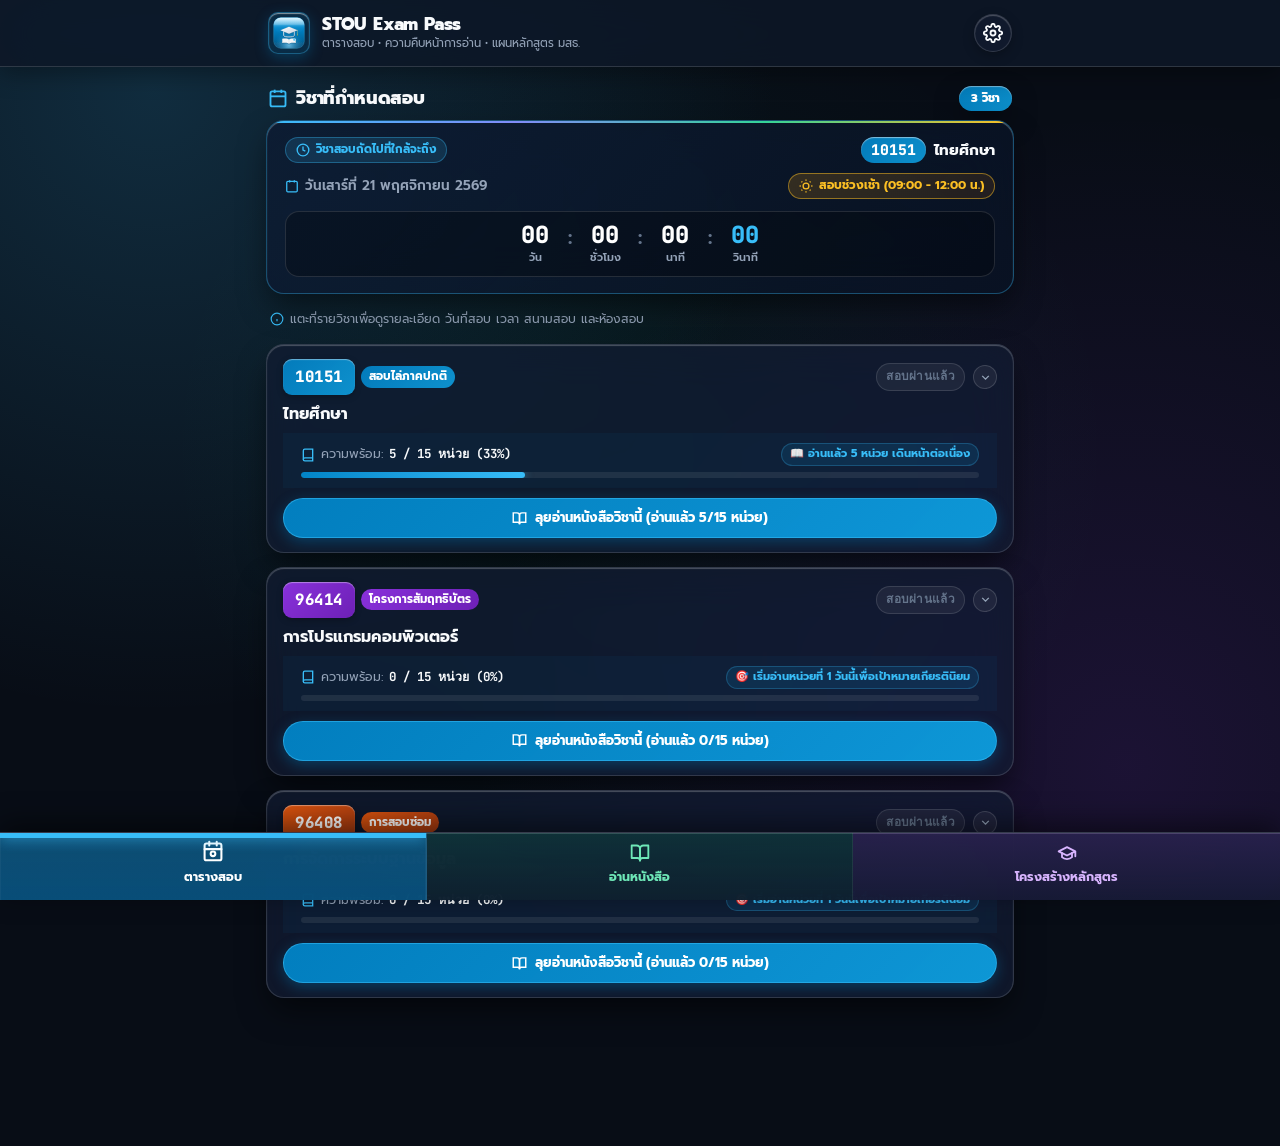
<file: index.html>
<!DOCTYPE html>
<html lang="th" data-theme="aqua-dark">
<head>
  <meta charset="UTF-8">
  <meta name="viewport" content="width=device-width, initial-scale=1.0, maximum-scale=1.0, user-scalable=no, viewport-fit=cover">
  <title>STOU Exam Pass - Liquid &amp; Aero Glass Edition</title>
  <meta name="description" content="แอปพลิเคชันตารางสอบและโครงสร้างหลักสูตร มสธ. สไตล์ Liquid &amp; Aero Glass พร้อมระบบนับถอยหลัง ปรับเวลาสอบยืดหยุ่น และส่งออกรายงาน Excel หลาย Sheet ใช้งานออฟไลน์ PWA 100%">

  <!-- PWA Meta Tags -->
  <link rel="manifest" href="./manifest.json">
  <meta name="theme-color" content="#0284c7">
  <meta name="mobile-web-app-capable" content="yes">
  <meta name="apple-mobile-web-app-status-bar-style" content="black-translucent">
  <meta name="apple-mobile-web-app-title" content="STOU Exam">
  <link rel="apple-touch-icon" href="./icons/icon.svg">
  <link rel="icon" type="image/svg+xml" href="./icons/icon.svg">

  <!-- Liquid & Aero Stylesheet -->
  <link rel="stylesheet" href="./css/style.css">
</head>
<body>

  <!-- ═════════════════════════════════════════════════ -->
  <!-- Aero Glass Header Bar                             -->
  <!-- ═════════════════════════════════════════════════ -->
  <header class="aqua-header aero-header-bar">
    <div class="aqua-header-inner">
      <div class="aqua-brand">
        <div class="aero-brand-icon-wrap">
          <img src="./icons/icon.svg" alt="STOU Icon" class="aqua-brand-icon">
        </div>
        <div>
          <div class="aqua-brand-heading-row">
            <h1 class="aqua-brand-title">STOU Exam Pass</h1>
          </div>
          <p class="aqua-brand-subtitle">ตารางสอบ • ความคืบหน้าการอ่าน • แผนหลักสูตร มสธ.</p>
        </div>
      </div>

      <div class="aqua-header-controls">
        <!-- PWA Install Button (Aero Gel Style) -->
        <button type="button" class="aqua-btn-gel aqua-btn-install" id="btn-install-pwa" style="display:none;" title="ติดตั้งแอปบนมือถือ">
          <svg width="15" height="15" viewBox="0 0 24 24" fill="none" stroke="currentColor" stroke-width="2.5"><path d="M21 15v4a2 2 0 0 1-2 2H5a2 2 0 0 1-2-2v-4"></path><polyline points="7 10 12 15 17 10"></polyline><line x1="12" y1="15" x2="12" y2="3"></line></svg>
          <span>ติดตั้งแอป</span>
        </button>

        <!-- Settings & Data Hub Gear Button (แทนที่ปุ่ม theme เดิม) -->
        <button type="button" class="aqua-icon-gel-btn btn-settings-gear" id="btn-open-settings-hub" title="การตั้งค่าและจัดการข้อมูล (Settings &amp; Hub)" aria-label="การตั้งค่าและจัดการข้อมูล">
          <svg width="20" height="20" viewBox="0 0 24 24" fill="none" stroke="currentColor" stroke-width="2.2" stroke-linecap="round" stroke-linejoin="round">
            <circle cx="12" cy="12" r="3"></circle>
            <path d="M19.4 15a1.65 1.65 0 0 0 .33 1.82l.06.06a2 2 0 0 1 0 2.83 2 2 0 0 1-2.83 0l-.06-.06a1.65 1.65 0 0 0-1.82-.33 1.65 1.65 0 0 0-1 1.51V21a2 2 0 0 1-2 2 2 2 0 0 1-2-2v-.09A1.65 1.65 0 0 0 9 19.4a1.65 1.65 0 0 0-1.82.33l-.06.06a2 2 0 0 1-2.83 0 2 2 0 0 1 0-2.83l.06-.06a1.65 1.65 0 0 0 .33-1.82 1.65 1.65 0 0 0-1.51-1H3a2 2 0 0 1-2-2 2 2 0 0 1 2-2h.09A1.65 1.65 0 0 0 4.6 9a1.65 1.65 0 0 0-.33-1.82l-.06-.06a2 2 0 0 1 0-2.83 2 2 0 0 1 2.83 0l.06.06a1.65 1.65 0 0 0 1.82.33H9a1.65 1.65 0 0 0 1-1.51V3a2 2 0 0 1 2-2 2 2 0 0 1 2 2v.09a1.65 1.65 0 0 0 1 1.51 1.65 1.65 0 0 0 1.82-.33l.06-.06a2 2 0 0 1 2.83 0 2 2 0 0 1 0 2.83l-.06.06a1.65 1.65 0 0 0-.33 1.82V9a1.65 1.65 0 0 0 1.51 1H21a2 2 0 0 1 2 2 2 2 0 0 1-2 2h-.09a1.65 1.65 0 0 0-1.51 1z"></path>
          </svg>
        </button>
      </div>
    </div>
  </header>

  <!-- ═════════════════════════════════════════════════ -->
  <!-- Main Application Body                             -->
  <!-- ═════════════════════════════════════════════════ -->
  <main class="aqua-main-container">

    <!-- ═══════════════════════════════════════════════ -->
    <!-- TAB 1: ตารางสอบ (Exam Schedule - Click to Reveal Details) -->
    <!-- ═══════════════════════════════════════════════ -->
    <section id="pane-home" class="tab-pane active">

      <!-- Section Title Header -->
      <div class="aqua-section-bar">
        <div class="section-title-wrap">
          <svg class="section-title-icon" viewBox="0 0 24 24" fill="none" stroke="currentColor" stroke-width="2.2"><rect x="3" y="4" width="18" height="18" rx="2" ry="2"></rect><line x1="16" y1="2" x2="16" y2="6"></line><line x1="8" y1="2" x2="8" y2="6"></line><line x1="3" y1="10" x2="21" y2="10"></line></svg>
          <h2 class="aqua-section-title">วิชาที่กำหนดสอบ</h2>
        </div>
        <span class="aqua-count-gel-badge" id="exam-count-badge">0 วิชา</span>
      </div>

      <!-- Upcoming Exam Countdown Widget (Liquid Glass & Aero Ticker) -->
      <div id="upcoming-exam-countdown" class="upcoming-countdown-widget">
        <!-- Rendered dynamically by app.js with live seconds ticker -->
      </div>

      <!-- Quick Hint -->
      <p class="aqua-tab-hint">
        <svg width="14" height="14" viewBox="0 0 24 24" fill="none" stroke="currentColor" stroke-width="2"><circle cx="12" cy="12" r="10"></circle><line x1="12" y1="16" x2="12" y2="12"></line><line x1="12" y1="8" x2="12.01" y2="8"></line></svg>
        แตะที่รายวิชาเพื่อดูรายละเอียด วันที่สอบ เวลา สนามสอบ และห้องสอบ
      </p>

      <!-- Exam Cards List Container (Click to expand details) -->
      <div id="exam-list-container" class="aqua-exam-list">
        <!-- Rendered dynamically by app.js -->
      </div>
    </section>

    <!-- ═══════════════════════════════════════════════ -->
    <!-- TAB 2: อ่านหนังสือ (Reading & Chapter Progress Tracker) -->
    <!-- ═══════════════════════════════════════════════ -->
    <section id="pane-reading" class="tab-pane">

      <!-- Compact Aqua Reading Summary Box -->
      <div class="aqua-summary-card reading-summary-card">
        <div class="summary-card-header">
          <div class="summary-title-group">
            <span class="summary-badge-label">การเตรียมตัวสอบ มสธ.</span>
            <h3 class="summary-degree-title">ความคืบหน้าการอ่านหนังสือ</h3>
          </div>
          <div class="summary-header-actions">
            <div class="summary-total-pill reading-total-pill">
              <span class="summary-total-num" id="reading-stat-percent">0%</span>
              <span class="summary-total-text" id="reading-stat-fraction">(0/0 หน่วย)</span>
            </div>
          </div>
        </div>

        <!-- Aqua Glossy Progress Bar -->
        <div class="aqua-progress-track">
          <div class="aqua-progress-fill reading-progress-fill" id="reading-progress-fill"></div>
        </div>

        <!-- Compact Reading Stats Grid -->
        <div class="reading-stats-grid">
          <div class="reading-stat-item">
            <span class="reading-stat-label">วิชาในรายการ</span>
            <strong class="reading-stat-val" id="reading-stat-total-books">0 เล่ม</strong>
          </div>
          <div class="reading-stat-item">
            <span class="reading-stat-label">อ่านจบแล้ว</span>
            <strong class="reading-stat-val val-green" id="reading-stat-completed-units">0 หน่วย</strong>
            <span class="reading-stat-subdetail" id="reading-stat-completed-subs"></span>
          </div>
          <div class="reading-stat-item">
            <span class="reading-stat-label">ยังไม่ได้อ่าน</span>
            <strong class="reading-stat-val val-amber" id="reading-stat-remaining-units">0 หน่วย</strong>
            <span class="reading-stat-subdetail" id="reading-stat-remaining-subs"></span>
          </div>
        </div>
      </div>

      <!-- Quick Hint -->
      <p class="aqua-tab-hint">
        <svg width="14" height="14" viewBox="0 0 24 24" fill="none" stroke="currentColor" stroke-width="2"><circle cx="12" cy="12" r="10"></circle><line x1="12" y1="16" x2="12" y2="12"></line><line x1="12" y1="8" x2="12.01" y2="8"></line></svg>
        แตะที่ชื่อวิชาเพื่อเปิดดูหน่วย (1-15) • แตะวงกลมเพื่อบันทึกสถานะ: ยังไม่อ่าน → กำลังอ่าน → อ่านจบแล้ว
      </p>

      <!-- Reading Books List Container -->
      <div id="reading-container" class="aqua-reading-list">
        <!-- Rendered dynamically by app.js -->
      </div>
    </section>

    <!-- ═══════════════════════════════════════════════ -->
    <!-- TAB 3: โครงสร้างหลักสูตร (Locked 126 Credits)   -->
    <!-- ═══════════════════════════════════════════════ -->
    <section id="pane-curriculum" class="tab-pane">

      <!-- Compact Aqua Curriculum Summary Box (Properly Sized & Clean) -->
      <div class="aqua-summary-card">
        <div class="summary-card-header">
          <div class="summary-title-group">
            <span class="summary-badge-label">โครงสร้างหลักสูตร มสธ.</span>
            <h3 class="summary-degree-title">ความก้าวหน้าการศึกษา</h3>
          </div>
          <div class="summary-total-pill curriculum-total-pill" id="curriculum-credits-badge">
            <span class="summary-total-num" id="stat-total-passed-credits">0</span>
            <span class="summary-total-text">/ 126 หน่วยกิต</span>
          </div>
        </div>

        <!-- Aqua Glossy Progress Bar -->
        <div class="aqua-progress-track">
          <div class="aqua-progress-fill" id="curriculum-progress-fill"></div>
        </div>

        <!-- High-Clarity Colored Category Grid (Name on Top, Credits on Bottom) -->
        <div class="aqua-cat-grid">
          <div class="aqua-cat-item cat-item-gen" title="หมวดวิชาศึกษาทั่วไป (30 หน่วยกิต)">
            <div class="cat-item-top">
              <span class="cat-color-dot dot-gen"></span>
              <span class="cat-item-name">หมวดศึกษาทั่วไป</span>
            </div>
            <div class="cat-item-bottom">
              <strong class="cat-item-credits" id="cat-stat-gen">0 / 30 หน่วยกิต</strong>
              <div class="cat-mini-bar"><div class="cat-mini-fill fill-gen" id="cat-bar-gen"></div></div>
            </div>
          </div>
          <div class="aqua-cat-item cat-item-core" title="หมวดวิชาเฉพาะ กลุ่มวิชาบังคับ (78 หน่วยกิต)">
            <div class="cat-item-top">
              <span class="cat-color-dot dot-core"></span>
              <span class="cat-item-name">วิชาเฉพาะ (บังคับ)</span>
            </div>
            <div class="cat-item-bottom">
              <strong class="cat-item-credits" id="cat-stat-core">0 / 78 หน่วยกิต</strong>
              <div class="cat-mini-bar"><div class="cat-mini-fill fill-core" id="cat-bar-core"></div></div>
            </div>
          </div>
          <div class="aqua-cat-item cat-item-major-elec" title="หมวดวิชาเฉพาะ กลุ่มวิชาเลือก (12 หน่วยกิต)">
            <div class="cat-item-top">
              <span class="cat-color-dot dot-major-elec"></span>
              <span class="cat-item-name">วิชาเฉพาะ (เลือก)</span>
            </div>
            <div class="cat-item-bottom">
              <strong class="cat-item-credits" id="cat-stat-major-elec">0 / 12 หน่วยกิต</strong>
              <div class="cat-mini-bar"><div class="cat-mini-fill fill-major-elec" id="cat-bar-major-elec"></div></div>
            </div>
          </div>
          <div class="aqua-cat-item cat-item-free" title="หมวดวิชาเลือกเสรี (6 หน่วยกิต)">
            <div class="cat-item-top">
              <span class="cat-color-dot dot-free"></span>
              <span class="cat-item-name">วิชาเลือกเสรี</span>
            </div>
            <div class="cat-item-bottom">
              <strong class="cat-item-credits" id="cat-stat-free">0 / 6 หน่วยกิต</strong>
              <div class="cat-mini-bar"><div class="cat-mini-fill fill-free" id="cat-bar-free"></div></div>
            </div>
          </div>
        </div>
      </div>

      <!-- Search & Filters (Clean SVG Icons, No Emoji) -->
  <!-- Title & Description updated for Liquid Glass Multi-Color Edition -->
      <div class="aqua-controls-bar">
        <div class="aqua-search-wrap">
          <svg class="search-svg-icon" viewBox="0 0 24 24" fill="none" stroke="currentColor" stroke-width="2.2"><circle cx="11" cy="11" r="8"></circle><line x1="21" y1="21" x2="16.65" y2="16.65"></line></svg>
          <input type="text" id="curriculum-search" class="aqua-search-input" placeholder="ค้นหารหัสวิชา หรือชื่อวิชา..." aria-label="ค้นหารหัสวิชาหรือชื่อวิชา">
        </div>
        <div class="aqua-filter-buttons" id="curriculum-filters">
          <button type="button" class="aqua-filter-btn active" data-filter="all">ทั้งหมด</button>
          <button type="button" class="aqua-filter-btn filter-pill-scheduled" data-filter="scheduled">
            <svg width="13" height="13" viewBox="0 0 24 24" fill="none" stroke="currentColor" stroke-width="2.2"><rect x="3" y="4" width="18" height="18" rx="2" ry="2"></rect><line x1="16" y1="2" x2="16" y2="6"></line><line x1="8" y1="2" x2="8" y2="6"></line></svg>
            จะสอบทั้งหมด (<span id="count-scheduled">0</span>)
          </button>
          <button type="button" class="aqua-filter-btn filter-pill-passed" data-filter="passed">
            <svg width="13" height="13" viewBox="0 0 24 24" fill="none" stroke="currentColor" stroke-width="2.2"><path d="M22 11.08V12a10 10 0 1 1-5.93-9.14"></path><polyline points="22 4 12 14.01 9 11.01"></polyline></svg>
            ผ่านแล้ว (<span id="count-passed">0</span>)
          </button>
          <button type="button" class="aqua-filter-btn filter-pill-regular" data-filter="will_take">
            ภาคปกติ (<span id="count-will-take">0</span>)
          </button>
          <button type="button" class="aqua-filter-btn filter-pill-samrit" data-filter="will_take_samrit">
            สัมฤทธิบัตร (<span id="count-samrit">0</span>)
          </button>
          <button type="button" class="aqua-filter-btn filter-pill-summer" data-filter="will_take_summer">
            ภาคฤดูร้อน (<span id="count-summer">0</span>)
          </button>
          <button type="button" class="aqua-filter-btn filter-pill-retake" data-filter="will_take_retake">
            สอบซ่อม (<span id="count-retake">0</span>)
          </button>
          <button type="button" class="aqua-filter-btn filter-pill-failed" data-filter="failed">
            ไม่ผ่าน/รอซ่อม (<span id="count-failed">0</span>)
          </button>
          <button type="button" class="aqua-filter-btn filter-pill-transferred" data-filter="transferred">
            เทียบโอน (<span id="count-transferred">0</span>)
          </button>
          <button type="button" class="aqua-filter-btn" data-filter="not_taken">
            <svg width="13" height="13" viewBox="0 0 24 24" fill="none" stroke="currentColor" stroke-width="2.2"><circle cx="12" cy="12" r="10"></circle><polyline points="12 6 12 12 16 14"></polyline></svg>
            ยังไม่ลง (<span id="count-not-taken">0</span>)
          </button>
        </div>
      </div>

      <!-- Curriculum Course Groups Container -->
      <div id="curriculum-container" class="aqua-curriculum-groups">
        <!-- Rendered dynamically by app.js with SVG icons -->
      </div>
    </section>

  </main>

  <!-- ═════════════════════════════════════════════════ -->
  <!-- Apple Mac OS X Aqua Dock Navigation Bar (3 Halves/Thirds) -->
  <!-- ═════════════════════════════════════════════════ -->
  <nav class="aqua-bottom-dock" id="app-bottom-nav" aria-label="แถบเมนูหลัก">
    <button type="button" class="aqua-dock-item dock-exam active" data-target="pane-home" id="tab-btn-home">
      <!-- Modern exam icon: Calendar with clock badge -->
      <svg class="dock-svg" viewBox="0 0 24 24" fill="none" stroke="currentColor" stroke-width="2.2" stroke-linecap="round" stroke-linejoin="round">
        <rect x="3" y="4" width="18" height="18" rx="2" ry="2"></rect>
        <line x1="16" y1="2" x2="16" y2="6"></line>
        <line x1="8" y1="2" x2="8" y2="6"></line>
        <line x1="3" y1="10" x2="21" y2="10"></line>
        <circle cx="12" cy="15" r="2.5"></circle>
      </svg>
      <span>ตารางสอบ</span>
    </button>
    <button type="button" class="aqua-dock-item dock-reading" data-target="pane-reading" id="tab-btn-reading">
      <!-- Modern reading icon: Open Book with page lines & bookmark -->
      <svg class="dock-svg" viewBox="0 0 24 24" fill="none" stroke="currentColor" stroke-width="2.2" stroke-linecap="round" stroke-linejoin="round">
        <path d="M2 3h6a4 4 0 0 1 4 4v14a3 3 0 0 0-3-3H2z"></path>
        <path d="M22 3h-6a4 4 0 0 0-4 4v14a3 3 0 0 1 3-3h7z"></path>
      </svg>
      <span>อ่านหนังสือ</span>
    </button>
    <button type="button" class="aqua-dock-item dock-curriculum" data-target="pane-curriculum" id="tab-btn-curriculum">
      <!-- Modern curriculum icon: Academic graduation cap -->
      <svg class="dock-svg" viewBox="0 0 24 24" fill="none" stroke="currentColor" stroke-width="2.2" stroke-linecap="round" stroke-linejoin="round">
        <path d="M22 10v6M2 10l10-5 10 5-10 5z"></path>
        <path d="M6 12v5c3 3 9 3 12 0v-5"></path>
      </svg>
      <span>โครงสร้างหลักสูตร</span>
    </button>
  </nav>

  <!-- ═════════════════════════════════════════════════ -->
  <!-- MODAL: ตั้งค่าวันสอบและห้องสอบ (Liquid Glass Window Style) -->
  <!-- ═════════════════════════════════════════════════ -->
  <div class="aqua-modal-backdrop" id="exam-edit-modal" style="display:none;">
    <div class="aqua-modal-window">
      <!-- Aero Glass Window Titlebar -->
      <div class="aqua-window-titlebar aero-modal-header">
        <div class="aero-modal-title-wrap">
          <svg width="18" height="18" viewBox="0 0 24 24" fill="none" stroke="currentColor" stroke-width="2.2"><rect x="3" y="4" width="18" height="18" rx="2" ry="2"></rect><line x1="16" y1="2" x2="16" y2="6"></line><line x1="8" y1="2" x2="8" y2="6"></line><line x1="3" y1="10" x2="21" y2="10"></line></svg>
          <span class="aqua-window-title">กำหนดรายละเอียดการสอบ มสธ.</span>
        </div>
        <button type="button" class="aero-modal-close-btn" id="btn-close-exam-modal" aria-label="ปิดหน้าต่าง">
          <svg width="18" height="18" viewBox="0 0 24 24" fill="none" stroke="currentColor" stroke-width="2.3"><line x1="18" y1="6" x2="6" y2="18"></line><line x1="6" y1="6" x2="18" y2="18"></line></svg>
        </button>
      </div>

      <div class="aqua-modal-body">
        <form id="form-exam-setup" onsubmit="event.preventDefault();">
         <div class="aqua-modal-scroll">
          <div class="aqua-course-banner">
            <span class="banner-code-pill" id="modal-course-code">10151</span>
            <span class="banner-course-title" id="modal-course-name">ไทยศึกษา</span>
          </div>
          <div class="aqua-form-grid">
            <div class="aqua-field">
              <label class="aqua-label">ประเภทการสอบ มสธ.</label>
              <select class="aqua-select" id="inp-modal-type">
                <option value="regular">สอบไล่ประจำภาคปกติ</option>
                <option value="samrit">โครงการสัมฤทธิบัตร</option>
                <option value="summer">ภาคพิเศษ / ภาคฤดูร้อน</option>
                <option value="retake">การสอบซ่อม (Make-up)</option>
              </select>
            </div>

            <div class="aqua-field">
              <label class="aqua-label">รูปแบบการจัดสอบ</label>
              <select class="aqua-select" id="inp-modal-format" onchange="App.onExamFormatChange(this.value)">
                <option value="onsite">สอบ ณ สนามสอบ (On-site)</option>
                <option value="online">สอบออนไลน์ (Online Exam)</option>
              </select>
            </div>

            <div class="aqua-field">
              <label class="aqua-label">วันที่สอบ</label>
              <input type="date" class="aqua-input" id="inp-modal-date" required>
            </div>

            <div class="aqua-field">
              <label class="aqua-label">คาบเวลาสอบ (เลือกช่วงเวลา)</label>
              <select class="aqua-select" id="inp-modal-session-preset" onchange="App.onExamSessionPresetChange(this.value)">
                <option value="morning">คาบเช้าปกติ (09:00 - 12:00 น.)</option>
                <option value="afternoon">คาบบ่ายปกติ (13:30 - 16:30 น.)</option>
                <option value="custom">กำหนดเวลาสอบเอง (ยืดหยุ่น)</option>
              </select>
            </div>

            <!-- Flexible Time Input Controls -->
            <div class="aqua-field">
              <label class="aqua-label">เวลาเริ่มสอบ</label>
              <input type="time" class="aqua-input" id="inp-modal-time-start" value="09:00" onchange="App.onCustomTimeChange()">
            </div>

            <div class="aqua-field">
              <label class="aqua-label">เวลาสิ้นสุดการสอบ</label>
              <input type="time" class="aqua-input" id="inp-modal-time-end" value="12:00" onchange="App.onCustomTimeChange()">
            </div>

            <div class="aqua-field full-col">
              <div class="time-adjust-controls-wrap">
                <span class="time-adjust-hint">ปรับเปลี่ยนเวลายืดหยุ่น:</span>
                <div class="time-quick-btns">
                  <button type="button" class="btn-time-step" onclick="App.adjustExamTime('start', -60)">-1 ชม. (เริ่ม)</button>
                  <button type="button" class="btn-time-step" onclick="App.adjustExamTime('start', 60)">+1 ชม. (เริ่ม)</button>
                  <button type="button" class="btn-time-step" onclick="App.adjustExamTime('end', -60)">-1 ชม. (จบ)</button>
                  <button type="button" class="btn-time-step" onclick="App.adjustExamTime('end', 60)">+1 ชม. (จบ)</button>
                  <button type="button" class="btn-time-step" onclick="App.adjustExamTime('end', 30)">+30 นาที (จบ)</button>
                </div>
              </div>
              <div class="exam-duration-display" id="modal-duration-display">
                <svg width="14" height="14" viewBox="0 0 24 24" fill="none" stroke="currentColor" stroke-width="2"><circle cx="12" cy="12" r="10"></circle><polyline points="12 6 12 12 16 14"></polyline></svg>
                <span id="modal-duration-text">ระยะเวลาสอบ: 3 ชั่วโมง 0 นาที</span>
              </div>
            </div>

            <div class="aqua-field full-col" id="field-modal-venue">
              <label class="aqua-label">สนามสอบ / โรงเรียน</label>
              <input type="text" class="aqua-input" id="inp-modal-venue" placeholder="เช่น โรงเรียนเบญจมราชูทิศ">
            </div>

            <div class="aqua-field" id="field-modal-room">
              <label class="aqua-label">ห้องสอบ / อาคาร</label>
              <input type="text" class="aqua-input" id="inp-modal-room" placeholder="เช่น อาคาร 3 ห้อง 324">
            </div>

            <div class="aqua-field" id="field-modal-seat">
              <label class="aqua-label">เลขที่นั่งสอบ</label>
              <input type="text" class="aqua-input" id="inp-modal-seat" placeholder="เช่น 042">
            </div>

            <div class="aqua-field full-col" id="field-modal-row">
              <label class="aqua-label">แถวที่สอบ</label>
              <input type="text" class="aqua-input" id="inp-modal-row" placeholder="เช่น 4">
            </div>

            <div class="aqua-field full-col" id="field-modal-online-hint" style="display:none;">
              <div class="aqua-online-callout">
                <svg width="18" height="18" viewBox="0 0 24 24" fill="none" stroke="currentColor" stroke-width="2.2"><circle cx="12" cy="12" r="10"></circle><line x1="12" y1="16" x2="12" y2="12"></line><line x1="12" y1="8" x2="12.01" y2="8"></line></svg>
                <span>การสอบออนไลน์ของ มสธ. จะดำเนินการผ่านระบบออนไลน์ (Online Portal) ตามวันและเวลาที่กำหนด โดยไม่ต้องเดินทางไปยังสนามสอบ</span>
              </div>
            </div>
          </div>
         </div>

          <div class="aqua-modal-actions">
            <button type="button" class="aqua-btn-secondary" id="btn-cancel-modal">ยกเลิก</button>
            <button type="submit" class="aqua-btn-primary-gel" id="btn-save-modal">
              <svg width="15" height="15" viewBox="0 0 24 24" fill="none" stroke="currentColor" stroke-width="2.5"><path d="M19 21H5a2 2 0 0 1-2-2V5a2 2 0 0 1 2-2h11l5 5v11a2 2 0 0 1-2 2z"></path><polyline points="17 21 17 13 7 13 7 21"></polyline><polyline points="7 3 7 8 15 8"></polyline></svg>
              <span>บันทึกข้อมูลการสอบ</span>
            </button>
          </div>
        </form>
      </div>
    </div>
  </div>

  <!-- ═════════════════════════════════════════════════ -->
  <!-- MODAL: เพิ่มวิชา / หนังสือที่จะอ่าน (Reading Add Modal) -->
  <!-- ═════════════════════════════════════════════════ -->
  <div class="aqua-modal-backdrop" id="reading-add-modal" style="display:none;">
    <div class="aqua-modal-window">
      <!-- Titlebar -->
      <div class="aqua-window-titlebar aero-modal-header">
        <div class="aero-modal-title-wrap">
          <svg width="18" height="18" viewBox="0 0 24 24" fill="none" stroke="currentColor" stroke-width="2.2"><path d="M2 3h6a4 4 0 0 1 4 4v14a3 3 0 0 0-3-3H2z"></path><path d="M22 3h-6a4 4 0 0 0-4 4v14a3 3 0 0 1 3-3h7z"></path></svg>
          <span class="aqua-window-title">เพิ่มวิชา / เล่มหนังสือที่จะอ่าน</span>
        </div>
        <button type="button" class="aero-modal-close-btn" id="btn-close-reading-add-modal" aria-label="ปิดหน้าต่าง">
          <svg width="18" height="18" viewBox="0 0 24 24" fill="none" stroke="currentColor" stroke-width="2.3"><line x1="18" y1="6" x2="6" y2="18"></line><line x1="6" y1="6" x2="18" y2="18"></line></svg>
        </button>
      </div>

      <div class="aqua-modal-body">
        <form id="form-reading-add" onsubmit="event.preventDefault();">
          <div class="aqua-modal-scroll">
            <div class="aqua-form-grid">
              <div class="aqua-field full-col">
                <label class="aqua-label">เลือกจากวิชาในหลักสูตร หรือกรอกใหม่</label>
                <select class="aqua-select" id="inp-book-preset-course" onchange="App.onPresetCourseChange(this.value)">
                  <option value="">-- เลือกจากวิชาในหลักสูตร --</option>
                  <!-- Populated dynamically by app.js -->
                </select>
              </div>

              <div class="aqua-field">
                <label class="aqua-label">รหัสชุดวิชา (5 หลัก)</label>
                <input type="text" class="aqua-input" id="inp-book-course-code" placeholder="เช่น 10151" required maxlength="10">
              </div>

              <div class="aqua-field">
                <label class="aqua-label">จำนวนหน่วย/บท (มสธ. นิยม 15)</label>
                <input type="number" class="aqua-input" id="inp-book-total-units" value="15" min="1" max="30" required>
              </div>

              <div class="aqua-field full-col">
                <label class="aqua-label">ชื่อชุดวิชา</label>
                <input type="text" class="aqua-input" id="inp-book-course-name" placeholder="เช่น ไทยศึกษา" required>
              </div>

              <div class="aqua-field full-col">
                <label class="aqua-label">ชื่อหนังสือ / เอกสารการสอน (ระบุหรือไม่ก็ได้)</label>
                <input type="text" class="aqua-input" id="inp-book-title" placeholder="เช่น เอกสารการสอนชุดวิชาไทยศึกษา (หน่วยที่ 1-15)">
              </div>
            </div>
          </div>

          <div class="aqua-modal-actions">
            <button type="button" class="aqua-btn-secondary" id="btn-cancel-reading-add">ยกเลิก</button>
            <button type="submit" class="aqua-btn-primary-gel" id="btn-save-new-book">
              <svg width="15" height="15" viewBox="0 0 24 24" fill="none" stroke="currentColor" stroke-width="2.5"><line x1="12" y1="5" x2="12" y2="19"></line><line x1="5" y1="12" x2="19" y2="12"></line></svg>
              <span>เพิ่มหนังสืออ่าน</span>
            </button>
          </div>
        </form>
      </div>
    </div>
  </div>

  <!-- ═════════════════════════════════════════════════ -->
  <!-- MODAL: เพิ่มตอนย่อยในหน่วย (Sub-Unit Add Modal)     -->
  <!-- ═════════════════════════════════════════════════ -->
  <div class="aqua-modal-backdrop" id="subunit-add-modal" style="display:none;">
    <div class="aqua-modal-window modal-window-sm">
      <div class="aqua-window-titlebar aero-modal-header">
        <div class="aero-modal-title-wrap">
          <svg width="18" height="18" viewBox="0 0 24 24" fill="none" stroke="currentColor" stroke-width="2.2"><path d="M12 5v14M5 12h14"></path></svg>
          <span class="aqua-window-title" id="modal-subunit-heading">เพิ่มตอนย่อย / หัวข้อย่อย</span>
        </div>
        <button type="button" class="aero-modal-close-btn" id="btn-close-subunit-modal" aria-label="ปิดหน้าต่าง">
          <svg width="18" height="18" viewBox="0 0 24 24" fill="none" stroke="currentColor" stroke-width="2.3"><line x1="18" y1="6" x2="6" y2="18"></line><line x1="6" y1="6" x2="18" y2="18"></line></svg>
        </button>
      </div>

      <div class="aqua-modal-body">
        <form id="form-subunit-add" onsubmit="event.preventDefault();">
          <div class="aqua-modal-scroll">
            <div class="aqua-course-banner mb-14">
              <span class="banner-code-pill" id="modal-subunit-course-code">10151</span>
              <span class="banner-course-title" id="modal-subunit-unit-title">หน่วยที่ 1</span>
            </div>

            <div class="aqua-form-grid grid-cols-1">
              <div class="aqua-field">
                <label class="aqua-label">ลำดับตอนย่อย (เช่น 1.4 หรือ 1.5)</label>
                <input type="text" class="aqua-input" id="inp-subunit-id" placeholder="เช่น 1.4" required>
              </div>

              <div class="aqua-field">
                <label class="aqua-label">ชื่อตอนย่อย / หัวข้อเนื้อหา</label>
                <input type="text" class="aqua-input" id="inp-subunit-title" placeholder="เช่น ตอนที่ 1.4: สรุปสาระสำคัญและแบบฝึกปฏิบัติ" required>
              </div>
            </div>
          </div>

          <div class="aqua-modal-actions">
            <button type="button" class="aqua-btn-secondary" id="btn-cancel-subunit-modal">ยกเลิก</button>
            <button type="submit" class="aqua-btn-primary-gel" id="btn-save-subunit-modal">
              <svg width="15" height="15" viewBox="0 0 24 24" fill="none" stroke="currentColor" stroke-width="2.5"><line x1="12" y1="5" x2="12" y2="19"></line><line x1="5" y1="12" x2="19" y2="12"></line></svg>
              <span>เพิ่มตอนย่อย</span>
            </button>
          </div>
        </form>
      </div>
    </div>
  </div>

  <!-- ═════════════════════════════════════════════════ -->
  <!-- MODAL: เพิ่มเรื่องในตอนย่อย (Topic Add Modal)       -->
  <!-- ═════════════════════════════════════════════════ -->
  <div class="aqua-modal-backdrop" id="topic-add-modal" style="display:none;">
    <div class="aqua-modal-window modal-window-sm">
      <div class="aqua-window-titlebar aero-modal-header">
        <div class="aero-modal-title-wrap">
          <svg width="18" height="18" viewBox="0 0 24 24" fill="none" stroke="currentColor" stroke-width="2.2"><path d="M12 5v14M5 12h14"></path></svg>
          <span class="aqua-window-title" id="modal-topic-heading">เพิ่มเรื่องในตอนย่อย</span>
        </div>
        <button type="button" class="aero-modal-close-btn" id="btn-close-topic-modal" aria-label="ปิดหน้าต่าง">
          <svg width="18" height="18" viewBox="0 0 24 24" fill="none" stroke="currentColor" stroke-width="2.3"><line x1="18" y1="6" x2="6" y2="18"></line><line x1="6" y1="6" x2="18" y2="18"></line></svg>
        </button>
      </div>

      <div class="aqua-modal-body">
        <form id="form-topic-add" onsubmit="event.preventDefault();">
          <div class="aqua-modal-scroll">
            <div class="aqua-course-banner mb-14">
              <span class="banner-code-pill" id="modal-topic-course-code">10151</span>
              <span class="banner-course-title" id="modal-topic-subunit-title">ตอนที่ 1.1</span>
            </div>

            <div class="aqua-form-grid grid-cols-1">
              <div class="aqua-field">
                <label class="aqua-label">ลำดับเรื่อง (เช่น 1.1.1 หรือ 1.1.2)</label>
                <input type="text" class="aqua-input" id="inp-topic-id" placeholder="เช่น 1.1.1" required>
              </div>

              <div class="aqua-field">
                <label class="aqua-label">ชื่อเรื่อง / ประเด็นเนื้อหา</label>
                <input type="text" class="aqua-input" id="inp-topic-title" placeholder="เช่น เรื่องที่ 1.1.1: ความหมายและที่มา" required>
              </div>
            </div>
          </div>

          <div class="aqua-modal-actions">
            <button type="button" class="aqua-btn-secondary" id="btn-cancel-topic-modal">ยกเลิก</button>
            <button type="submit" class="aqua-btn-primary-gel" id="btn-save-topic-modal">
              <svg width="15" height="15" viewBox="0 0 24 24" fill="none" stroke="currentColor" stroke-width="2.5"><line x1="12" y1="5" x2="12" y2="19"></line><line x1="5" y1="12" x2="19" y2="12"></line></svg>
              <span>เพิ่มเรื่อง</span>
            </button>
          </div>
        </form>
      </div>
    </div>
  </div>

  <!-- ═════════════════════════════════════════════════ -->
  <!-- MODAL: การตั้งค่าและจัดการข้อมูล (Settings & Data Hub) -->
  <!-- ═════════════════════════════════════════════════ -->
  <div class="aqua-modal-backdrop" id="sync-backup-modal" style="display:none;">
    <div class="aqua-modal-window modal-window-md">
      <div class="aqua-window-titlebar aero-modal-header">
        <div class="aero-modal-title-wrap">
          <svg width="19" height="19" viewBox="0 0 24 24" fill="none" stroke="currentColor" stroke-width="2.2" stroke-linecap="round" stroke-linejoin="round">
            <circle cx="12" cy="12" r="3"></circle>
            <path d="M19.4 15a1.65 1.65 0 0 0 .33 1.82l.06.06a2 2 0 0 1 0 2.83 2 2 0 0 1-2.83 0l-.06-.06a1.65 1.65 0 0 0-1.82-.33 1.65 1.65 0 0 0-1 1.51V21a2 2 0 0 1-2 2 2 2 0 0 1-2-2v-.09A1.65 1.65 0 0 0 9 19.4a1.65 1.65 0 0 0-1.82.33l-.06.06a2 2 0 0 1-2.83 0 2 2 0 0 1 0-2.83l.06-.06a1.65 1.65 0 0 0 .33-1.82 1.65 1.65 0 0 0-1.51-1H3a2 2 0 0 1-2-2 2 2 0 0 1 2-2h.09A1.65 1.65 0 0 0 4.6 9a1.65 1.65 0 0 0-.33-1.82l-.06-.06a2 2 0 0 1 0-2.83 2 2 0 0 1 2.83 0l.06.06a1.65 1.65 0 0 0 1.82.33H9a1.65 1.65 0 0 0 1-1.51V3a2 2 0 0 1 2-2 2 2 0 0 1 2 2v.09a1.65 1.65 0 0 0 1 1.51 1.65 1.65 0 0 0 1.82-.33l.06-.06a2 2 0 0 1 2.83 0 2 2 0 0 1 0 2.83l-.06.06a1.65 1.65 0 0 0-.33 1.82V9a1.65 1.65 0 0 0 1.51 1H21a2 2 0 0 1 2 2 2 2 0 0 1-2 2h-.09a1.65 1.65 0 0 0-1.51 1z"></path>
          </svg>
          <span class="aqua-window-title">การตั้งค่าและจัดการข้อมูล</span>
        </div>
        <button type="button" class="aero-modal-close-btn" id="btn-close-sync-modal" aria-label="ปิดหน้าต่าง">
          <svg width="18" height="18" viewBox="0 0 24 24" fill="none" stroke="currentColor" stroke-width="2.3"><line x1="18" y1="6" x2="6" y2="18"></line><line x1="6" y1="6" x2="18" y2="18"></line></svg>
        </button>
      </div>

      <div class="aqua-modal-body">
        <div class="aqua-modal-scroll">
          <!-- Section 1: ธีมการแสดงผล (Theme & Mode Toggle) -->
          <div class="sync-section-block">
            <div class="settings-theme-row">
              <div class="settings-theme-info">
                <h4 class="sync-section-title mb-2">
                  <span id="theme-status-icon">
                    <svg width="16" height="16" viewBox="0 0 24 24" fill="none" stroke="currentColor" stroke-width="2.2"><path d="M21 12.79A9 9 0 1 1 11.21 3 7 7 0 0 0 21 12.79z"></path></svg>
                  </span>
                  <span>ธีมการแสดงผล</span>
                </h4>
                <p class="sync-section-desc m-0" id="current-theme-desc">โหมดมืด (Dark Aero Glass)</p>
              </div>
              <button type="button" class="aqua-btn-gel btn-theme-toggle" id="btn-toggle-theme">
                <span id="theme-icon-container">
                  <svg width="16" height="16" viewBox="0 0 24 24" fill="none" stroke="currentColor" stroke-width="2.2"><circle cx="12" cy="12" r="5"></circle><line x1="12" y1="1" x2="12" y2="3"></line><line x1="12" y1="21" x2="12" y2="23"></line><line x1="4.22" y1="4.22" x2="5.64" y2="5.64"></line><line x1="18.36" y1="18.36" x2="19.78" y2="19.78"></line><line x1="1" y1="12" x2="3" y2="12"></line><line x1="21" y1="12" x2="23" y2="12"></line><line x1="4.22" y1="19.78" x2="5.64" y2="18.36"></line><line x1="18.36" y1="5.64" x2="19.78" y2="4.22"></line></svg>
                </span>
                <span id="theme-text-label">สลับเป็นโหมดสว่าง</span>
              </button>
            </div>
          </div>

          <!-- Sync / Storage Status Card -->
          <div class="sync-status-card">
            <div class="sync-status-icon-wrap">
              <svg width="20" height="20" viewBox="0 0 24 24" fill="none" stroke="currentColor" stroke-width="2.2"><path d="M12 22s8-4 8-10V5l-8-3-8 3v7c0 6 8 10 8 10z"></path></svg>
            </div>
            <div class="sync-status-info">
              <div class="sync-status-heading">บันทึกอัตโนมัติบนอุปกรณ์นี้แล้ว</div>
              <div class="sync-status-sub" id="sync-status-summary">ข้อมูลปลอดภัย พร้อมใช้งานออฟไลน์ 100%</div>
            </div>
          </div>

          <!-- Section 2: ส่งออกข้อมูลและรายงาน (Export) -->
          <div class="sync-section-block">
            <h4 class="sync-section-title">
              <svg width="16" height="16" viewBox="0 0 24 24" fill="none" stroke="currentColor" stroke-width="2.2"><path d="M21 15v4a2 2 0 0 1-2 2H5a2 2 0 0 1-2-2v-4"></path><polyline points="7 10 12 15 17 10"></polyline><line x1="12" y1="15" x2="12" y2="3"></line></svg>
              <span>ส่งออกรายงานและสำรองข้อมูล (Export)</span>
            </h4>
            <p class="sync-section-desc">บันทึกข้อมูลออกเป็นรายงาน Excel หรือไฟล์สำรอง .json เพื่อดูข้อมูลเชิงลึกหรือย้ายเครื่อง</p>
            <div class="flex-col-gap-8">
              <button type="button" class="aqua-btn-gel btn-sync-excel-custom" id="btn-sync-export-excel">
                <svg width="16" height="16" viewBox="0 0 24 24" fill="none" stroke="currentColor" stroke-width="2.3"><path d="M14 2H6a2 2 0 0 0-2 2v16a2 2 0 0 0 2 2h12a2 2 0 0 0 2-2V8z"></path><polyline points="14 2 14 8 20 8"></polyline><path d="M9 13l5 6"></path><path d="M14 13l-5 6"></path></svg>
                <span>ส่งออกรายงาน Excel (5 แผ่นงานครบทุกมิติ)</span>
              </button>
              <button type="button" class="aqua-btn-gel btn-full-center" id="btn-sync-export-json">
                <svg width="15" height="15" viewBox="0 0 24 24" fill="none" stroke="currentColor" stroke-width="2.3"><path d="M21 15v4a2 2 0 0 1-2 2H5a2 2 0 0 1-2-2v-4"></path><polyline points="7 10 12 15 17 10"></polyline><line x1="12" y1="15" x2="12" y2="3"></line></svg>
                <span>ดาวน์โหลดไฟล์สำรอง .json</span>
              </button>
            </div>
          </div>

          <!-- Section 3: อัปโหลดและนำเข้าข้อมูล (Import) -->
          <div class="sync-section-block">
            <h4 class="sync-section-title">
              <svg width="16" height="16" viewBox="0 0 24 24" fill="none" stroke="currentColor" stroke-width="2.2"><path d="M21 15v4a2 2 0 0 1-2 2H5a2 2 0 0 1-2-2v-4"></path><polyline points="17 8 12 3 7 8"></polyline><line x1="12" y1="3" x2="12" y2="15"></line></svg>
              <span>นำเข้าและซิงค์ข้อมูล (Import .json)</span>
            </h4>
            <p class="sync-section-desc">เลือกไฟล์ .json ที่มีอยู่ เพื่อดึงข้อมูลเดิมกลับมา หรือซิงค์ข้อมูลมาจากอุปกรณ์อื่น</p>

            <div class="sync-mode-selector">
              <label class="sync-mode-radio">
                <input type="radio" name="sync-import-mode" value="merge" id="sync-mode-merge" checked>
                <span class="sync-mode-box">
                  <span class="sync-mode-box-title">รวมข้อมูลเดิม (Merge)</span>
                  <span class="sync-mode-box-sub">อัปเดตวิชาที่มีอยู่และเพิ่มวิชาใหม่ โดยไม่ลบวิชาเดิม</span>
                </span>
              </label>

              <label class="sync-mode-radio">
                <input type="radio" name="sync-import-mode" value="replace" id="sync-mode-replace">
                <span class="sync-mode-box sync-mode-box-accent">
                  <span class="sync-mode-box-title">แทนที่หลักสูตรสาขาใหม่ (Switch Major)</span>
                  <span class="sync-mode-box-sub">ล้างวิชาสาขาเดิมทั้งหมด แล้วใส่รายวิชาสาขาใหม่ตามไฟล์นี้ทันที</span>
                </span>
              </label>
            </div>

            <div class="mt-10">
              <input type="file" id="inp-sync-import-file" accept=".json,application/json" style="display:none;">
              <button type="button" class="aqua-btn-primary-gel btn-full-center" id="btn-sync-trigger-import">
                <svg width="15" height="15" viewBox="0 0 24 24" fill="none" stroke="currentColor" stroke-width="2.3"><path d="M21 15v4a2 2 0 0 1-2 2H5a2 2 0 0 1-2-2v-4"></path><polyline points="17 8 12 3 7 8"></polyline><line x1="12" y1="3" x2="12" y2="15"></line></svg>
                <span>เลือกไฟล์ .json เพื่ออัปโหลด</span>
              </button>
            </div>
          </div>

          <!-- Section 4: การจัดการและรีเซ็ตข้อมูล (Data Reset) -->
          <div class="sync-section-block sync-danger-block">
            <h4 class="sync-section-title text-danger">
              <svg width="16" height="16" viewBox="0 0 24 24" fill="none" stroke="currentColor" stroke-width="2.2"><path d="M3 6h18M19 6v14a2 2 0 0 1-2 2H7a2 2 0 0 1-2-2V6m3 0V4a2 2 0 0 1 2-2h4a2 2 0 0 1 2 2v2"></path></svg>
              <span>การจัดการและรีเซ็ตข้อมูล (Data Reset)</span>
            </h4>
            <div class="flex-col-gap-8">
              <div>
                <p class="sync-section-desc mb-6">ต้องการเริ่มอ่านหนังสือใหม่ทั้งหมดหรือไม่? ล้างสถานะการอ่านทุกหน่วยให้เป็นยังไม่อ่าน</p>
                <button type="button" class="aqua-btn-danger-outline btn-full-center" id="btn-sync-reset-reading">
                  <svg width="14" height="14" viewBox="0 0 24 24" fill="none" stroke="currentColor" stroke-width="2.2"><path d="M3 12a9 9 0 1 0 9-9 9.75 9.75 0 0 0-6.74 2.74L3 8"></path><polyline points="3 3 3 8 8 8"></polyline></svg>
                  <span>รีเซ็ตความคืบหน้าการอ่านทั้งหมด</span>
                </button>
              </div>
              <div class="sync-danger-divider">
                <p class="sync-section-desc mb-6">ต้องการเปลี่ยนสาขาวิชาหรือไม่? สามารถกดล้างรายวิชาในหลักสูตรเดิมทั้งหมดให้เป็น 0 เพื่อเตรียมเพิ่มหรือนำเข้ารายวิชาของสาขาใหม่</p>
                <button type="button" class="aqua-btn-danger-outline btn-full-center" id="btn-sync-reset-curriculum">
                  <svg width="14" height="14" viewBox="0 0 24 24" fill="none" stroke="currentColor" stroke-width="2.2"><polyline points="3 6 5 6 21 6"></polyline><path d="M19 6v14a2 2 0 0 1-2 2H7a2 2 0 0 1-2-2V6m3 0V4a2 2 0 0 1 2-2h4a2 2 0 0 1 2 2v2"></path></svg>
                  <span>ล้างรายวิชาในหลักสูตรทั้งหมด</span>
                </button>
              </div>
            </div>
          </div>

        </div>

        <div class="aqua-modal-actions mt-10">
          <button type="button" class="aqua-btn-secondary btn-full-center" id="btn-cancel-sync-modal">ปิดหน้าต่าง</button>
        </div>
      </div>
    </div>
  </div>

  <!-- Floating Toast Notification System -->
  <div class="toast-container" id="toast-container" aria-live="polite"></div>

  <!-- Scripts -->
  <script src="./js/app.js"></script>
</body>
</html>
</file>
<file: css/style.css>
/* ═══════════════════════════════════════════════════════════════════
   STOU Exam Pass - Liquid & Aero Glass Design System (v6)
   Theme: High-Refraction Translucent Aero Glass + Vibrant Liquid Gem Accents
   Zero Emojis • 100% Pure SVG Icons • Razor-Sharp Typography • No Muddy Shadows
   ═══════════════════════════════════════════════════════════════════ */

@import url('https://fonts.googleapis.com/css2?family=Prompt:wght@300;400;500;600;700;800&family=JetBrains+Mono:wght@500;700;800&display=swap');

:root {
  /* Liquid & Aero Signature Chromas */
  --aqua-primary: #0284c7;
  --aqua-primary-hover: #0369a1;
  --aqua-cyan: #38bdf8;
  --aqua-deep: #0c4a6e;
  --aqua-glow: rgba(56, 189, 248, 0.45);

  --aqua-gold: #f59e0b;
  --aqua-gold-glow: rgba(245, 158, 11, 0.4);

  /* Aero Dark Glass Theme (Default) */
  --bg-app: #080d16;
  --bg-surface: rgba(15, 23, 42, 0.85);
  --bg-card: rgba(18, 28, 48, 0.78);
  --bg-card-hover: rgba(26, 40, 68, 0.9);
  --bg-input: rgba(12, 20, 36, 0.88);

  --border-glass: rgba(255, 255, 255, 0.14);
  --border-glass-bright: rgba(255, 255, 255, 0.32);
  --border-aqua: rgba(56, 189, 248, 0.45);

  --text-main: #f8fafc;
  --text-muted: #94a3b8;
  --text-dim: #64748b;
  --text-aqua: #38bdf8;

  /* Liquid Glass Multi-Color Gradients (Clean Translucent Gloss, Zero Muddy Shadows) */
  --gel-aqua: linear-gradient(135deg, rgba(2, 132, 199, 0.92) 0%, rgba(14, 165, 233, 0.85) 100%);
  --gel-green: linear-gradient(135deg, rgba(16, 185, 129, 0.92) 0%, rgba(5, 150, 105, 0.85) 100%);
  --gel-red: linear-gradient(135deg, rgba(220, 38, 38, 0.92) 0%, rgba(185, 28, 28, 0.85) 100%);
  --gel-orange: linear-gradient(135deg, rgba(234, 88, 12, 0.92) 0%, rgba(194, 65, 12, 0.85) 100%);
  --gel-amber: linear-gradient(135deg, rgba(217, 119, 6, 0.92) 0%, rgba(180, 83, 9, 0.85) 100%);
  --gel-purple: linear-gradient(135deg, rgba(147, 51, 234, 0.92) 0%, rgba(126, 34, 206, 0.85) 100%);
  --gel-teal: linear-gradient(135deg, rgba(13, 148, 136, 0.92) 0%, rgba(15, 118, 110, 0.85) 100%);
  --gel-gray: linear-gradient(135deg, rgba(51, 65, 85, 0.88) 0%, rgba(71, 85, 105, 0.8) 100%);

  /* High Refraction Aero Shadows & Specular Highlights */
  --aero-shadow: 
    inset 0 1px 1px rgba(255, 255, 255, 0.45),
    0 12px 28px -4px rgba(0, 0, 0, 0.5);

  --aero-card-shadow: 
    inset 0 1px 1px rgba(255, 255, 255, 0.25),
    0 16px 32px -6px rgba(0, 0, 0, 0.6);

  --radius-xl: 24px;
  --radius-lg: 18px;
  --radius-md: 14px;
  --radius-sm: 10px;
  --radius-pill: 9999px;

  --transition: all 0.22s cubic-bezier(0.16, 1, 0.3, 1);
}

[data-theme="aqua-light"] {
  --bg-app: #eef4fb;
  --bg-surface: rgba(255, 255, 255, 0.92);
  --bg-card: rgba(255, 255, 255, 0.88);
  --bg-card-hover: #ffffff;
  --bg-input: #ffffff;

  --border-glass: rgba(0, 0, 0, 0.08);
  --border-glass-bright: rgba(255, 255, 255, 0.95);
  --border-aqua: rgba(2, 132, 199, 0.35);

  --text-main: #0f172a;
  --text-muted: #475569;
  --text-dim: #94a3b8;
  --text-aqua: #0284c7;

  --aero-card-shadow: 
    inset 0 1px 1px rgba(255, 255, 255, 0.9),
    0 12px 28px -4px rgba(2, 132, 199, 0.12);
}

/* ═══════════════════════════════════
   Base Reset & Clean Contrast Typography
   ═══════════════════════════════════ */
* {
  box-sizing: border-box;
  margin: 0;
  padding: 0;
  -webkit-tap-highlight-color: transparent;
}

body {
  font-family: 'Prompt', -apple-system, sans-serif;
  font-size: 15px;
  background-color: var(--bg-app);
  color: var(--text-main);
  min-height: 100vh;
  line-height: 1.5;
  overflow-x: hidden;
  position: relative;
  /* Fluid Atmospheric Aero Glass Glow (No Pinstripes) */
  background-image: 
    radial-gradient(circle at 12% 10%, rgba(56, 189, 248, 0.18) 0%, transparent 45%),
    radial-gradient(circle at 88% 85%, rgba(147, 51, 234, 0.14) 0%, transparent 48%),
    radial-gradient(circle at 50% 50%, rgba(16, 185, 129, 0.08) 0%, transparent 60%);
  background-attachment: fixed;
  padding-bottom: calc(112px + env(safe-area-inset-bottom, 0px));
  -webkit-font-smoothing: antialiased;
  -moz-osx-font-smoothing: grayscale;
}

body.modal-open {
  overflow: hidden !important;
}

/* Ensure ALL texts are razor sharp without muddy black outlines */
*, button, select, input, .course-name-text, .aero-dropdown-trigger, .aqua-status-select {
  text-shadow: none !important;
}

/* ═══════════════════════════════════
   Aero Glass Header Bar
   ═══════════════════════════════════ */
.aqua-header {
  position: sticky;
  top: 0;
  z-index: 100;
  background: rgba(14, 23, 38, 0.88);
  backdrop-filter: blur(24px) saturate(190%);
  -webkit-backdrop-filter: blur(24px) saturate(190%);
  border-bottom: 1px solid var(--border-glass);
  box-shadow: 0 6px 24px rgba(0, 0, 0, 0.35);
}

[data-theme="aqua-light"] .aqua-header {
  background: rgba(255, 255, 255, 0.9);
  border-bottom: 1px solid rgba(0, 0, 0, 0.08);
  box-shadow: 0 4px 20px rgba(0, 0, 0, 0.05);
}

.aqua-header-inner {
  max-width: 780px;
  margin: 0 auto;
  padding: 12px 18px;
  display: flex;
  justify-content: space-between;
  align-items: center;
}

.aqua-brand {
  display: flex;
  align-items: center;
  gap: 12px;
}

.aero-brand-icon-wrap {
  display: flex;
  align-items: center;
  justify-content: center;
  border-radius: var(--radius-sm);
  background: rgba(2, 132, 199, 0.18);
  border: 1px solid rgba(56, 189, 248, 0.35);
  box-shadow: inset 0 1px 1px rgba(255, 255, 255, 0.5), 0 4px 14px rgba(2, 132, 199, 0.3);
  padding: 2px;
}

.aqua-brand-icon {
  width: 36px;
  height: 36px;
  border-radius: var(--radius-sm);
  display: block;
}

.aqua-brand-title {
  font-size: 1.08rem;
  font-weight: 800;
  color: var(--text-main);
  letter-spacing: -0.2px;
  line-height: 1.2;
}

.aqua-brand-heading-row {
  display: flex;
  align-items: center;
  gap: 8px;
}

.aqua-circle-sync-btn {
  width: 26px;
  height: 26px;
  border-radius: 50%;
  background: rgba(14, 165, 233, 0.16);
  border: 1px solid rgba(56, 189, 248, 0.45);
  color: #38bdf8;
  display: inline-flex;
  align-items: center;
  justify-content: center;
  cursor: pointer;
  padding: 0;
  transition: all 0.22s cubic-bezier(0.16, 1, 0.3, 1);
  box-shadow: 0 2px 8px rgba(14, 165, 233, 0.25), inset 0 1px 0 rgba(255, 255, 255, 0.3);
  flex-shrink: 0;
}

.aqua-circle-sync-btn:hover {
  background: rgba(14, 165, 233, 0.32);
  border-color: #38bdf8;
  color: #ffffff;
  transform: rotate(60deg) scale(1.1);
  box-shadow: 0 0 14px rgba(56, 189, 248, 0.55);
}

.aqua-circle-sync-btn:active {
  transform: rotate(180deg) scale(0.95);
}

.btn-settings-gear {
  color: var(--text-main);
  transition: all 0.25s cubic-bezier(0.16, 1, 0.3, 1);
}

.btn-settings-gear:hover {
  transform: rotate(45deg) scale(1.08);
  color: #38bdf8;
}

.btn-settings-gear:active {
  transform: rotate(90deg) scale(0.95);
}

[data-theme="aqua-light"] .btn-settings-gear {
  color: var(--text-main);
}

[data-theme="aqua-light"] .btn-settings-gear:hover {
  color: #0284c7;
}

.settings-theme-row {
  display: flex;
  align-items: center;
  justify-content: space-between;
  gap: 12px;
}

.settings-theme-info {
  display: flex;
  flex-direction: column;
}

/* ═══════════════════════════════════
   Sync & Backup Hub Modal Components
   ═══════════════════════════════════ */
.sync-status-card {
  display: flex;
  align-items: center;
  gap: 12px;
  padding: 12px 14px;
  border-radius: var(--radius-md);
  background: linear-gradient(135deg, rgba(16, 185, 129, 0.12), rgba(6, 78, 59, 0.15));
  border: 1px solid rgba(52, 211, 153, 0.35);
  margin-bottom: 12px;
}

[data-theme="aqua-light"] .sync-status-card {
  background: #ecfdf5;
  border-color: #a7f3d0;
}

.sync-status-icon-wrap {
  width: 36px;
  height: 36px;
  border-radius: 50%;
  background: rgba(16, 185, 129, 0.2);
  border: 1.5px solid rgba(52, 211, 153, 0.5);
  color: #34d399;
  display: flex;
  align-items: center;
  justify-content: center;
  flex-shrink: 0;
}

[data-theme="aqua-light"] .sync-status-icon-wrap {
  background: #10b981;
  border-color: #059669;
  color: #ffffff;
}

.sync-status-heading {
  font-size: 0.84rem;
  font-weight: 700;
  color: var(--text-main);
}

[data-theme="aqua-light"] .sync-status-heading {
  color: #064e3b;
}

.sync-status-sub {
  font-size: 0.72rem;
  color: var(--text-muted);
  margin-top: 1px;
}

[data-theme="aqua-light"] .sync-status-sub {
  color: #047857;
}

.sync-section-block {
  padding: 12px 14px;
  border-radius: var(--radius-md);
  background: rgba(255, 255, 255, 0.04);
  border: 1px solid rgba(255, 255, 255, 0.08);
  margin-bottom: 11px;
}

[data-theme="aqua-light"] .sync-section-block {
  background: #ffffff;
  border-color: #e2e8f0;
  box-shadow: 0 1px 3px rgba(0, 0, 0, 0.04);
}

.sync-section-title {
  display: flex;
  align-items: center;
  gap: 8px;
  font-size: 0.84rem;
  font-weight: 700;
  color: var(--text-main);
  margin: 0 0 6px 0;
}

.sync-section-title.text-danger {
  color: #f87171;
}

[data-theme="aqua-light"] .sync-section-title.text-danger {
  color: #dc2626;
}

.sync-section-desc {
  font-size: 0.74rem;
  color: var(--text-muted);
  line-height: 1.45;
  margin: 0 0 10px 0;
}

[data-theme="aqua-light"] .sync-section-desc {
  color: #475569;
}

.sync-mode-selector {
  display: flex;
  flex-direction: column;
  gap: 8px;
  margin: 8px 0;
}

.sync-mode-radio {
  display: flex;
  align-items: flex-start;
  gap: 10px;
  cursor: pointer;
}

.sync-mode-radio input[type="radio"] {
  margin-top: 5px;
  accent-color: #0ea5e9;
  cursor: pointer;
}

.sync-mode-box {
  display: block;
  flex: 1;
  padding: 8px 12px;
  border-radius: var(--radius-sm);
  background: rgba(255, 255, 255, 0.03);
  border: 1px solid rgba(255, 255, 255, 0.08);
  transition: all 0.18s ease;
}

.sync-mode-radio input[type="radio"]:checked + .sync-mode-box {
  background: rgba(14, 165, 233, 0.12);
  border-color: rgba(56, 189, 248, 0.45);
}

.sync-mode-radio input[type="radio"]:checked + .sync-mode-box-accent {
  background: rgba(245, 158, 11, 0.12);
  border-color: rgba(245, 158, 11, 0.45);
}

[data-theme="aqua-light"] .sync-mode-box {
  background: #f8fafc;
  border-color: #e2e8f0;
}

[data-theme="aqua-light"] .sync-mode-radio input[type="radio"]:checked + .sync-mode-box {
  background: #f0f9ff;
  border-color: #38bdf8;
}

[data-theme="aqua-light"] .sync-mode-radio input[type="radio"]:checked + .sync-mode-box-accent {
  background: #fffbeb;
  border-color: #f59e0b;
}

.sync-mode-box-title {
  display: block;
  font-size: 0.8rem;
  font-weight: 700;
  color: var(--text-main);
}

[data-theme="aqua-light"] .sync-mode-box-title {
  color: #0f172a;
}

.sync-mode-box-sub {
  display: block;
  font-size: 0.7rem;
  color: var(--text-muted);
  margin-top: 2px;
}

[data-theme="aqua-light"] .sync-mode-box-sub {
  color: #64748b;
}

.sync-danger-block {
  border-color: rgba(239, 68, 68, 0.3);
  background: rgba(239, 68, 68, 0.05);
}

[data-theme="aqua-light"] .sync-danger-block {
  border-color: #fecaca;
  background: #fef2f2;
}

.aqua-btn-danger-outline {
  background: transparent;
  border: 1.5px solid rgba(239, 68, 68, 0.5);
  color: #f87171;
  padding: 8px 14px;
  border-radius: var(--radius-sm);
  font-family: inherit;
  font-size: 0.78rem;
  font-weight: 700;
  cursor: pointer;
  display: inline-flex;
  align-items: center;
  gap: 6px;
  transition: all 0.18s ease;
  width: 100%;
  justify-content: center;
}

.aqua-btn-danger-outline:hover {
  background: rgba(239, 68, 68, 0.15);
  border-color: #ef4444;
  color: #ffffff;
}

[data-theme="aqua-light"] .aqua-btn-danger-outline {
  border-color: #f87171;
  color: #dc2626;
  background: #ffffff;
}

[data-theme="aqua-light"] .aqua-btn-danger-outline:hover {
  background: #fee2e2;
  border-color: #ef4444;
}

/* Excel Export Button with High Contrast Light Mode Adaptation */
.btn-sync-excel-custom {
  width: 100%;
  justify-content: center;
  background: linear-gradient(135deg, rgba(16, 185, 129, 0.28) 0%, rgba(5, 150, 105, 0.42) 100%);
  border: 1px solid rgba(52, 211, 153, 0.55);
  color: #a7f3d0 !important;
  font-weight: 700;
  font-size: 0.82rem;
  padding: 9px 16px;
}

.btn-sync-excel-custom:hover {
  filter: brightness(1.1);
  box-shadow: 0 4px 14px rgba(16, 185, 129, 0.35);
}

[data-theme="aqua-light"] .btn-sync-excel-custom {
  background: linear-gradient(135deg, #059669 0%, #047857 100%) !important;
  border: 1px solid #047857 !important;
  color: #ffffff !important;
  box-shadow: 0 4px 14px rgba(4, 120, 87, 0.35) !important;
}

[data-theme="aqua-light"] .btn-sync-excel-custom:hover {
  background: linear-gradient(135deg, #047857 0%, #065f46 100%) !important;
  color: #ffffff !important;
}

.aqua-brand-subtitle {
  font-size: 0.72rem;
  color: var(--text-muted);
}

.aqua-header-controls {
  display: flex;
  align-items: center;
  gap: 10px;
}

/* Aero Gel Action Buttons */
.aqua-btn-gel {
  background: var(--gel-aqua);
  box-shadow: var(--aero-shadow);
  color: #ffffff;
  border: 1px solid var(--border-aqua);
  border-radius: var(--radius-pill);
  font-family: inherit;
  font-weight: 700;
  font-size: 0.8rem;
  padding: 7px 16px;
  cursor: pointer;
  display: inline-flex;
  align-items: center;
  gap: 6px;
  transition: var(--transition);
}

.aqua-btn-gel:hover {
  filter: brightness(1.12);
  transform: translateY(-1px);
}

.aqua-btn-gel:active {
  transform: translateY(1px);
}

.aqua-icon-gel-btn {
  background: var(--bg-card);
  border: 1px solid var(--border-glass);
  box-shadow: inset 0 1px 1px rgba(255,255,255,0.25), 0 4px 12px rgba(0,0,0,0.25);
  color: var(--text-main);
  width: 38px;
  height: 38px;
  border-radius: var(--radius-pill);
  display: flex;
  align-items: center;
  justify-content: center;
  cursor: pointer;
  transition: var(--transition);
}

.aqua-icon-gel-btn:hover {
  border-color: var(--aqua-cyan);
  color: var(--aqua-cyan);
  transform: translateY(-1px);
}

/* ═══════════════════════════════════
   Main Layout Container
   ═══════════════════════════════════ */
.aqua-main-container {
  max-width: 780px;
  margin: 0 auto;
  padding: 18px 16px 36px;
}

.tab-pane {
  display: none;
  animation: aeroFadeIn 0.24s cubic-bezier(0.16, 1, 0.3, 1);
}

.tab-pane.active {
  display: block;
}

@keyframes aeroFadeIn {
  from { opacity: 0; transform: translateY(6px); }
  to { opacity: 1; transform: translateY(0); }
}

/* Section Title Bar */
.aqua-section-bar {
  display: flex;
  justify-content: space-between;
  align-items: center;
  margin-bottom: 8px;
  padding: 0 2px;
}

.section-title-wrap {
  display: flex;
  align-items: center;
  gap: 8px;
}

.section-title-icon {
  width: 20px;
  height: 20px;
  color: var(--aqua-cyan);
}

.aqua-section-title {
  font-size: 1.12rem;
  font-weight: 800;
  color: var(--text-main);
  letter-spacing: -0.2px;
}

.aqua-count-gel-badge {
  background: var(--gel-aqua);
  box-shadow: var(--aero-shadow);
  color: #fff;
  font-size: 0.72rem;
  font-weight: 800;
  padding: 4px 12px;
  border-radius: var(--radius-pill);
}

.aqua-tab-hint {
  font-size: 0.76rem;
  color: var(--text-muted);
  display: flex;
  align-items: center;
  gap: 6px;
  margin-bottom: 16px;
  padding: 0 4px;
}

.aqua-tab-hint svg {
  color: var(--aqua-cyan);
  flex-shrink: 0;
}

/* ═══════════════════════════════════
   UPCOMING EXAM COUNTDOWN WIDGET (Aero & Liquid Glass)
   ═══════════════════════════════════ */
.upcoming-countdown-widget {
  margin-bottom: 16px;
}

.aero-countdown-card {
  background: linear-gradient(135deg, rgba(14, 28, 50, 0.9) 0%, rgba(9, 18, 34, 0.85) 100%);
  border: 1px solid rgba(56, 189, 248, 0.35);
  border-radius: var(--radius-lg);
  padding: 16px 18px;
  box-shadow: inset 0 1px 1px rgba(255, 255, 255, 0.35), 0 14px 30px -4px rgba(0, 0, 0, 0.5);
  backdrop-filter: blur(24px) saturate(190%);
  -webkit-backdrop-filter: blur(24px) saturate(190%);
  cursor: pointer;
  transition: var(--transition);
  position: relative;
  overflow: hidden;
}

.aero-countdown-card::before {
  content: '';
  position: absolute;
  top: 0;
  left: 0;
  right: 0;
  height: 2px;
  background: linear-gradient(90deg, #38bdf8, #818cf8, #34d399, #fbbf24);
}

[data-theme="aqua-light"] .aero-countdown-card {
  background: linear-gradient(135deg, rgba(255, 255, 255, 0.95) 0%, rgba(240, 248, 255, 0.9) 100%);
  border-color: rgba(2, 132, 199, 0.28);
  box-shadow: inset 0 1px 1px #ffffff, 0 10px 24px -4px rgba(2, 132, 199, 0.15);
}

.aero-countdown-card:hover {
  transform: translateY(-2px);
  border-color: rgba(56, 189, 248, 0.65);
  box-shadow: inset 0 1px 1px rgba(255, 255, 255, 0.6), 0 16px 36px -4px rgba(2, 132, 199, 0.35);
}

.aero-countdown-card.empty-state {
  cursor: default;
  padding: 14px 16px;
  background: rgba(18, 28, 48, 0.65);
  border-color: var(--border-glass);
}

.countdown-top-bar {
  display: flex;
  align-items: center;
  justify-content: space-between;
  gap: 12px;
  margin-bottom: 10px;
  flex-wrap: wrap;
}

.countdown-chip {
  display: inline-flex;
  align-items: center;
  gap: 6px;
  font-size: 0.72rem;
  font-weight: 700;
  color: var(--aqua-cyan);
  background: rgba(56, 189, 248, 0.15);
  border: 1px solid rgba(56, 189, 248, 0.35);
  padding: 3px 10px;
  border-radius: var(--radius-pill);
}

.countdown-meta-row {
  display: flex;
  align-items: center;
  gap: 8px;
}

.countdown-code {
  font-family: 'JetBrains Mono', monospace;
  font-size: 0.92rem;
  font-weight: 800;
  color: #ffffff;
  background: var(--gel-aqua);
  padding: 2px 10px;
  border-radius: var(--radius-pill);
  box-shadow: inset 0 1px 1px rgba(255, 255, 255, 0.5);
}

.countdown-title {
  font-size: 0.94rem;
  font-weight: 700;
  color: var(--text-main);
}

.countdown-middle-row {
  display: flex;
  align-items: center;
  justify-content: space-between;
  gap: 10px;
  margin-bottom: 12px;
  flex-wrap: wrap;
}

.countdown-date-wrap {
  display: flex;
  align-items: center;
  gap: 6px;
  font-size: 0.84rem;
  font-weight: 600;
  color: var(--text-muted);
}

.countdown-date-wrap svg {
  color: var(--aqua-cyan);
}

.countdown-empty-text {
  font-size: 0.82rem;
  color: var(--text-muted);
  margin-top: 4px;
}

/* Digit Grid */
.countdown-grid {
  display: flex;
  align-items: center;
  justify-content: center;
  gap: 6px;
  background: rgba(0, 0, 0, 0.28);
  border: 1px solid rgba(255, 255, 255, 0.12);
  border-radius: var(--radius-md);
  padding: 10px 14px;
}

[data-theme="aqua-light"] .countdown-grid {
  background: rgba(241, 245, 249, 0.7);
  border-color: rgba(0, 0, 0, 0.06);
}

.digit-cell {
  display: flex;
  flex-direction: column;
  align-items: center;
  min-width: 54px;
}

.digit-value {
  font-family: 'JetBrains Mono', monospace;
  font-size: 1.48rem;
  font-weight: 800;
  color: #ffffff;
  line-height: 1.1;
}

[data-theme="aqua-light"] .digit-value {
  color: #0f172a;
}

.digit-cell-sec .digit-value {
  color: #38bdf8;
}

.digit-unit {
  font-size: 0.68rem;
  font-weight: 600;
  color: var(--text-muted);
  margin-top: 2px;
}

.digit-colon {
  font-size: 1.2rem;
  font-weight: 700;
  color: var(--text-dim);
  margin-bottom: 12px;
}

/* ═══════════════════════════════════
   MORNING VS. AFTERNOON SVG SESSION BADGES
   ═══════════════════════════════════ */
.session-badge {
  display: inline-flex;
  align-items: center;
  gap: 6px;
  font-size: 0.74rem;
  font-weight: 700;
  padding: 3px 10px;
  border-radius: var(--radius-pill);
  white-space: nowrap;
}

.session-badge-morning {
  background: linear-gradient(135deg, rgba(245, 158, 11, 0.18) 0%, rgba(217, 119, 6, 0.12) 100%);
  border: 1px solid rgba(251, 191, 36, 0.5);
  color: #fbbf24;
}

[data-theme="aqua-light"] .session-badge-morning {
  background: rgba(245, 158, 11, 0.12);
  color: #b45309;
}

.session-badge-afternoon {
  background: linear-gradient(135deg, rgba(14, 165, 233, 0.18) 0%, rgba(2, 132, 199, 0.12) 100%);
  border: 1px solid rgba(56, 189, 248, 0.5);
  color: #38bdf8;
}

[data-theme="aqua-light"] .session-badge-afternoon {
  background: rgba(2, 132, 199, 0.12);
  color: #0369a1;
}

.session-svg-sun, .session-svg-sunset {
  width: 14px;
  height: 14px;
  flex-shrink: 0;
}

/* ═══════════════════════════════════
   TAB 1: Exam Mission Control Dashboard & HUD
   ═══════════════════════════════════ */
.exam-mission-dashboard {
  background: linear-gradient(135deg, rgba(15, 23, 42, 0.92) 0%, rgba(30, 41, 59, 0.78) 100%);
  backdrop-filter: blur(20px) saturate(190%);
  -webkit-backdrop-filter: blur(20px) saturate(190%);
  border: 1px solid rgba(56, 189, 248, 0.28);
  border-radius: var(--radius-lg);
  padding: 16px 18px;
  margin-bottom: 16px;
  box-shadow: 0 10px 25px -5px rgba(0, 0, 0, 0.4), inset 0 1px 1px rgba(255, 255, 255, 0.15);
  position: relative;
  overflow: hidden;
}

[data-theme="aqua-light"] .exam-mission-dashboard {
  background: linear-gradient(135deg, rgba(240, 249, 255, 0.95) 0%, rgba(224, 242, 254, 0.85) 100%);
  border-color: rgba(56, 189, 248, 0.45);
  box-shadow: 0 8px 20px -4px rgba(2, 132, 199, 0.12), inset 0 1px 1px #ffffff;
}

.mission-dashboard-header {
  display: flex;
  align-items: flex-start;
  justify-content: space-between;
  gap: 12px;
  margin-bottom: 14px;
  flex-wrap: wrap;
}

.mission-title-col {
  flex: 1;
  min-width: 220px;
}

.mission-badge-pill {
  font-family: 'JetBrains Mono', monospace;
  font-size: 0.7rem;
  font-weight: 800;
  color: #38bdf8;
  background: rgba(14, 165, 233, 0.14);
  border: 1px solid rgba(56, 189, 248, 0.35);
  border-radius: var(--radius-pill);
  padding: 2px 8px;
  display: inline-flex;
  align-items: center;
  gap: 5px;
  margin-bottom: 6px;
  letter-spacing: 0.5px;
}

.mission-title-text {
  font-size: 1.05rem;
  font-weight: 800;
  color: var(--text-main);
  margin: 0 0 3px 0;
  letter-spacing: -0.2px;
}

.mission-subtitle-text {
  font-size: 0.78rem;
  color: var(--text-muted);
  margin: 0;
  line-height: 1.35;
}

.mission-status-pill {
  display: inline-flex;
  align-items: center;
  gap: 6px;
  padding: 4px 10px;
  border-radius: var(--radius-pill);
  background: rgba(16, 185, 129, 0.14);
  border: 1px solid rgba(52, 211, 153, 0.35);
  color: #34d399;
  font-size: 0.75rem;
  font-weight: 700;
  flex-shrink: 0;
}

[data-theme="aqua-light"] .mission-status-pill {
  background: #ecfdf5;
  color: #047857;
  border-color: #a7f3d0;
}

.mission-pulse-dot {
  width: 7px;
  height: 7px;
  border-radius: 50%;
  background: #10b981;
  box-shadow: 0 0 8px #10b981;
  animation: pulseNeon 1.6s infinite ease-in-out;
}

@keyframes pulseNeon {
  0%, 100% { opacity: 1; transform: scale(1); }
  50% { opacity: 0.4; transform: scale(0.85); }
}

.mission-hud-grid {
  display: grid;
  grid-template-columns: repeat(3, 1fr);
  gap: 8px;
}

@media (max-width: 520px) {
  .mission-hud-grid {
    grid-template-columns: 1fr;
  }
}

.mission-hud-card {
  background: rgba(0, 0, 0, 0.25);
  border: 1px solid rgba(255, 255, 255, 0.08);
  border-radius: var(--radius-md);
  padding: 8px 12px;
  display: flex;
  flex-direction: column;
  justify-content: center;
  gap: 3px;
  min-width: 0;
}

[data-theme="aqua-light"] .mission-hud-card {
  background: rgba(255, 255, 255, 0.75);
  border-color: rgba(226, 232, 240, 0.9);
}

.hud-card-label {
  font-size: 0.7rem;
  color: var(--text-muted);
  font-weight: 600;
}

.hud-card-val {
  font-size: 1.05rem;
  font-weight: 800;
  color: var(--text-main);
  line-height: 1.2;
}

.hud-card-val.val-cyan { color: #38bdf8; }
.hud-card-val.val-amber { color: #fbbf24; }

.hud-card-sub {
  font-size: 0.7rem;
  color: var(--text-dim);
  white-space: nowrap;
  overflow: hidden;
  text-overflow: ellipsis;
}

.hud-mini-bar {
  width: 100%;
  height: 4px;
  background: rgba(255, 255, 255, 0.1);
  border-radius: 2px;
  overflow: hidden;
  margin-top: 3px;
}

.hud-mini-fill {
  height: 100%;
  background: linear-gradient(90deg, #0284c7 0%, #38bdf8 100%);
  border-radius: 2px;
  transition: width 0.4s ease;
}

/* ═══════════════════════════════════
   TAB 1: Exam Schedule Cards
   ═══════════════════════════════════ */
.aqua-exam-list {
  display: flex;
  flex-direction: column;
  gap: 14px;
}

.aqua-exam-card {
  background: var(--bg-card);
  backdrop-filter: blur(20px) saturate(180%);
  -webkit-backdrop-filter: blur(20px) saturate(180%);
  border: 1px solid var(--border-glass);
  border-radius: var(--radius-lg);
  box-shadow: var(--aero-card-shadow);
  overflow: hidden;
  transition: var(--transition);
  cursor: pointer;
  position: relative;
}

.aqua-exam-card:hover {
  transform: none !important; /* Fixed, stable, no moving */
  border-color: rgba(56, 189, 248, 0.45);
  box-shadow: inset 0 1px 1px rgba(255, 255, 255, 0.35), 0 8px 20px -4px rgba(0, 0, 0, 0.5);
}

.aqua-exam-card.is-expanded {
  border-color: var(--border-aqua);
  box-shadow: inset 0 1px 1px rgba(255, 255, 255, 0.4), 0 12px 24px -4px rgba(2, 132, 199, 0.3);
}

.exam-card-head {
  padding: 14px 16px 10px;
  display: flex;
  flex-direction: column;
  gap: 8px;
  cursor: pointer;
}

.exam-head-top-row {
  display: flex;
  align-items: center;
  justify-content: space-between;
  width: 100%;
  gap: 8px;
}

.exam-head-tags {
  display: flex;
  align-items: center;
  gap: 6px;
  flex-wrap: wrap;
}

.exam-head-actions {
  display: flex;
  align-items: center;
  gap: 8px;
  flex-shrink: 0;
}

.exam-title-row {
  width: 100%;
}

.exam-course-name {
  font-size: 1.05rem;
  font-weight: 800;
  color: var(--text-main);
  line-height: 1.4;
  word-break: break-word;
}

[data-theme="aqua-light"] .exam-course-name {
  color: #0f172a;
}

.exam-days-chip {
  display: inline-flex;
  align-items: center;
  gap: 4px;
  font-family: 'JetBrains Mono', monospace;
  font-size: 0.74rem;
  font-weight: 800;
  padding: 4px 9px;
  border-radius: var(--radius-pill);
  flex-shrink: 0;
  letter-spacing: 0.3px;
  transition: all 0.2s ease;
  white-space: nowrap;
}

.exam-days-chip.days-future {
  background: linear-gradient(135deg, rgba(245, 158, 11, 0.18) 0%, rgba(217, 119, 6, 0.1) 100%);
  border: 1px solid rgba(251, 191, 36, 0.45);
  color: #fbbf24;
  box-shadow: 0 0 10px rgba(245, 158, 11, 0.25);
}

.exam-days-chip.days-tomorrow {
  background: linear-gradient(135deg, rgba(239, 68, 68, 0.22) 0%, rgba(220, 38, 38, 0.12) 100%);
  border: 1px solid rgba(248, 113, 113, 0.55);
  color: #f87171;
  box-shadow: 0 0 12px rgba(239, 68, 68, 0.35);
  animation: pulseTomorrow 1.4s infinite ease-in-out;
}

.exam-days-chip.days-today {
  background: linear-gradient(135deg, #ef4444 0%, #dc2626 100%);
  border: 1px solid #fca5a5;
  color: #ffffff;
  box-shadow: 0 0 14px rgba(239, 68, 68, 0.6);
}

.exam-days-chip.days-passed {
  background: rgba(255, 255, 255, 0.06);
  border: 1px solid rgba(255, 255, 255, 0.12);
  color: var(--text-dim);
}

.exam-days-chip.days-waiting {
  background: rgba(14, 165, 233, 0.1);
  border: 1px solid rgba(14, 165, 233, 0.25);
  color: #38bdf8;
}

@keyframes pulseTomorrow {
  0%, 100% { transform: scale(1); }
  50% { transform: scale(1.04); }
}

.exam-quick-meta {
  display: flex;
  align-items: center;
  gap: 8px;
  margin-top: 3px;
  flex-wrap: wrap;
}

.exam-quick-meta-item {
  font-size: 0.76rem;
  color: var(--text-muted);
  display: inline-flex;
  align-items: center;
  gap: 4px;
}

.exam-quick-meta-item svg {
  width: 13px;
  height: 13px;
  color: #38bdf8;
  flex-shrink: 0;
}

/* Tactical Intel Strip */
.exam-tactical-strip {
  display: grid;
  grid-template-columns: repeat(3, 1fr);
  gap: 8px;
  padding: 10px 18px;
  background: rgba(0, 0, 0, 0.18);
  border-top: 1px solid rgba(255, 255, 255, 0.05);
  border-bottom: 1px solid rgba(255, 255, 255, 0.05);
}

[data-theme="aqua-light"] .exam-tactical-strip {
  background: rgba(241, 245, 249, 0.7);
  border-top-color: rgba(226, 232, 240, 0.8);
  border-bottom-color: rgba(226, 232, 240, 0.8);
}

@media (max-width: 680px) {
  .exam-tactical-strip {
    grid-template-columns: 1fr;
    gap: 6px;
    padding: 10px 14px;
  }
}

.tactical-item {
  display: flex;
  flex-direction: column;
  gap: 2px;
  min-width: 0;
}

.tactical-label {
  font-size: 0.68rem;
  color: var(--text-muted);
  font-weight: 600;
  display: inline-flex;
  align-items: center;
  gap: 4px;
}

.tactical-label svg {
  color: #38bdf8;
  flex-shrink: 0;
}

.tactical-val {
  font-size: 0.82rem;
  font-weight: 700;
  color: var(--text-main);
  white-space: nowrap;
  overflow: hidden;
  text-overflow: ellipsis;
  line-height: 1.3;
}

/* Exam Study Readiness Gauge */
.exam-readiness-box {
  padding: 10px 18px;
  display: flex;
  flex-direction: column;
  gap: 6px;
  background: rgba(14, 165, 233, 0.04);
}

[data-theme="aqua-light"] .exam-readiness-box {
  background: rgba(240, 249, 255, 0.5);
}

.readiness-box-top {
  display: flex;
  align-items: center;
  justify-content: space-between;
  gap: 10px;
  flex-wrap: wrap;
}

.readiness-box-left {
  display: inline-flex;
  align-items: center;
  gap: 6px;
  font-size: 0.78rem;
  color: var(--text-muted);
}

.readiness-box-left strong {
  color: var(--text-main);
  font-family: 'JetBrains Mono', monospace;
}

.readiness-box-left svg {
  color: #38bdf8;
  flex-shrink: 0;
}

.readiness-badge-pill {
  font-size: 0.7rem;
  font-weight: 700;
  padding: 2px 8px;
  border-radius: var(--radius-pill);
}

.readiness-badge-pill.is-ready-100 {
  background: rgba(16, 185, 129, 0.16);
  border: 1px solid rgba(52, 211, 153, 0.35);
  color: #34d399;
}

.readiness-badge-pill.is-ready-mid {
  background: rgba(245, 158, 11, 0.16);
  border: 1px solid rgba(251, 191, 36, 0.35);
  color: #fbbf24;
}

.readiness-badge-pill.is-ready-low,
.readiness-badge-pill.is-ready-zero {
  background: rgba(14, 165, 233, 0.12);
  border: 1px solid rgba(56, 189, 248, 0.25);
  color: #38bdf8;
}

.readiness-track {
  width: 100%;
  height: 6px;
  background: rgba(255, 255, 255, 0.08);
  border-radius: 3px;
  overflow: hidden;
}

[data-theme="aqua-light"] .readiness-track {
  background: rgba(0, 0, 0, 0.08);
}

.readiness-fill {
  height: 100%;
  border-radius: 3px;
  transition: width 0.4s ease;
  background: linear-gradient(90deg, #0284c7 0%, #38bdf8 100%);
  box-shadow: 0 0 8px rgba(56, 189, 248, 0.5);
}

.readiness-fill.fill-samrit {
  background: linear-gradient(90deg, #7c3aed 0%, #c084fc 100%);
  box-shadow: 0 0 8px rgba(192, 132, 252, 0.5);
}

.readiness-fill.fill-summer {
  background: linear-gradient(90deg, #d97706 0%, #fbbf24 100%);
  box-shadow: 0 0 8px rgba(251, 191, 36, 0.5);
}

.readiness-fill.fill-retake {
  background: linear-gradient(90deg, #ea580c 0%, #fb923c 100%);
  box-shadow: 0 0 8px rgba(251, 146, 60, 0.5);
}

/* Primary Direct Exam Study CTA Bar */
.exam-card-cta-bar {
  padding: 0 16px 14px;
}

.btn-exam-study-cta {
  width: 100%;
  background: linear-gradient(135deg, rgba(2, 132, 199, 0.95) 0%, rgba(14, 165, 233, 0.9) 100%);
  border: 1px solid rgba(56, 189, 248, 0.55);
  box-shadow: 0 4px 14px rgba(2, 132, 199, 0.35);
  color: #ffffff;
  padding: 9px 16px;
  border-radius: var(--radius-pill);
  font-family: inherit;
  font-size: 0.82rem;
  font-weight: 700;
  display: inline-flex;
  align-items: center;
  justify-content: center;
  gap: 8px;
  cursor: pointer;
  transition: var(--transition);
}

.btn-exam-study-cta:hover {
  filter: brightness(1.1);
  transform: translateY(-1px);
  box-shadow: 0 6px 18px rgba(2, 132, 199, 0.45);
}

.btn-exam-study-cta:active {
  transform: translateY(1px);
}

[data-theme="aqua-light"] .btn-exam-study-cta {
  background: linear-gradient(135deg, #0284c7 0%, #0369a1 100%);
  color: #ffffff;
  border-color: #0284c7;
  box-shadow: 0 4px 12px rgba(2, 132, 199, 0.25);
}

.details-section-heading {
  display: flex;
  align-items: center;
  gap: 6px;
  font-size: 0.76rem;
  font-weight: 700;
  color: var(--aqua-cyan);
  margin-bottom: 8px;
  padding-bottom: 5px;
  border-bottom: 1px dashed rgba(255, 255, 255, 0.1);
}

[data-theme="aqua-light"] .details-section-heading {
  color: #0284c7;
  border-bottom-color: rgba(0, 0, 0, 0.08);
}

.exam-code-pill-gel {
  font-family: 'JetBrains Mono', monospace;
  font-size: 0.98rem;
  font-weight: 800;
  color: #ffffff;
  background: var(--gel-aqua);
  box-shadow: inset 0 1px 1px rgba(255, 255, 255, 0.4), 0 2px 6px rgba(0, 0, 0, 0.25);
  padding: 6px 12px;
  border-radius: 9px;
  display: inline-block;
  white-space: nowrap;
  flex-shrink: 0;
  letter-spacing: 0.5px;
}

.exam-code-pill-gel.pill-code-samrit { background: var(--gel-purple); }
.exam-code-pill-gel.pill-code-summer { background: var(--gel-amber); }
.exam-code-pill-gel.pill-code-retake { background: var(--gel-orange); }

.exam-head-info {
  flex: 1;
  min-width: 0;
}

.exam-tag-row {
  display: flex;
  align-items: center;
  gap: 6px;
  margin-bottom: 4px;
  flex-wrap: wrap;
}

.details-tag-row {
  margin-top: 10px;
  margin-bottom: 4px;
}

.exam-type-pill {
  font-size: 0.72rem;
  font-weight: 700;
  padding: 2px 8px;
  border-radius: var(--radius-pill);
  color: #ffffff;
}

.exam-type-pill.badge-type-regular { background: var(--gel-aqua); }
.exam-type-pill.badge-type-samrit { background: var(--gel-purple); }
.exam-type-pill.badge-type-summer { background: var(--gel-amber); }
.exam-type-pill.badge-type-retake { background: var(--gel-orange); }

.exam-format-pill {
  font-size: 0.72rem;
  font-weight: 600;
  padding: 2px 8px;
  border-radius: var(--radius-pill);
  display: inline-flex;
  align-items: center;
  gap: 4px;
}

.exam-format-pill.format-online {
  background: rgba(14, 165, 233, 0.15);
  border: 1px solid rgba(14, 165, 233, 0.35);
  color: var(--aqua-cyan);
}

.exam-format-pill.format-onsite {
  background: rgba(16, 185, 129, 0.15);
  border: 1px solid rgba(16, 185, 129, 0.35);
  color: #34d399;
}

.format-svg-ico {
  width: 12px;
  height: 12px;
  flex-shrink: 0;
}

.exam-course-name {
  font-size: 1rem;
  font-weight: 700;
  color: var(--text-main);
  margin: 0;
  line-height: 1.4;
}

.exam-course-time-small {
  font-size: 0.78rem;
  color: var(--text-muted);
  display: flex;
  align-items: center;
  gap: 6px;
}

.exam-course-time-small svg {
  color: var(--aqua-cyan);
}

.exam-expand-icon {
  width: 24px;
  height: 24px;
  border-radius: 50%;
  background: rgba(255, 255, 255, 0.06);
  border: 1px solid var(--border-glass);
  display: flex;
  align-items: center;
  justify-content: center;
  color: var(--text-muted);
  transition: transform 0.25s ease;
  flex-shrink: 0;
}

.exam-expand-icon svg {
  width: 13px;
  height: 13px;
}

.aqua-exam-card.is-expanded .exam-expand-icon {
  transform: rotate(180deg);
  color: var(--aqua-cyan);
  background: rgba(56, 189, 248, 0.15);
  border-color: var(--border-aqua);
}

/* Accordion Details */
.exam-accordion-details {
  display: none;
  padding: 0 14px 14px;
  border-top: 1px solid var(--border-glass);
  animation: aeroFadeDown 0.2s ease;
}

.aqua-exam-card.is-expanded .exam-accordion-details {
  display: block;
}

.details-aqua-grid {
  display: grid;
  grid-template-columns: repeat(2, 1fr);
  gap: 10px;
  padding: 14px 0 10px;
}

@media (max-width: 580px) {
  .details-aqua-grid {
    grid-template-columns: 1fr;
  }
}

.details-row-item {
  display: flex;
  align-items: center;
  gap: 8px;
  font-size: 0.84rem;
  color: var(--text-muted);
}

.details-row-item svg {
  width: 16px;
  height: 16px;
  color: var(--aqua-cyan);
  flex-shrink: 0;
}

.details-row-item strong {
  color: var(--text-main);
  font-weight: 700;
}

.pill-waiting {
  color: var(--aqua-gold);
  font-style: italic;
}

.online-exam-desc {
  font-size: 0.8rem;
  color: var(--aqua-cyan);
}

.exam-details-action {
  margin-top: 12px;
  display: flex;
  justify-content: flex-end;
}

.btn-edit-exam-details {
  background: var(--gel-aqua);
  box-shadow: var(--aero-shadow);
  color: #ffffff;
  border: 1px solid var(--border-aqua);
  padding: 7px 16px;
  border-radius: var(--radius-pill);
  font-family: inherit;
  font-size: 0.8rem;
  font-weight: 700;
  cursor: pointer;
  display: inline-flex;
  align-items: center;
  gap: 6px;
  transition: var(--transition);
}

.btn-edit-exam-details:hover {
  filter: brightness(1.12);
  transform: translateY(-1px);
}

/* ═══════════════════════════════════
   TAB 2: โครงสร้างหลักสูตร (Curriculum Summary Card)
   ═══════════════════════════════════ */
.aqua-summary-card {
  background: var(--bg-card);
  backdrop-filter: blur(24px) saturate(180%);
  -webkit-backdrop-filter: blur(24px) saturate(180%);
  border: 1px solid var(--border-glass);
  border-radius: var(--radius-md);
  box-shadow: var(--aero-card-shadow);
  padding: 10px 14px;
  margin-bottom: 10px;
}

.summary-card-header {
  display: flex;
  justify-content: space-between;
  align-items: center;
  margin-bottom: 6px;
  gap: 10px;
}

.summary-title-group {
  display: flex;
  flex-direction: column;
  gap: 1px;
}

.summary-badge-label {
  font-size: 0.66rem;
  font-weight: 700;
  color: var(--aqua-cyan);
  text-transform: uppercase;
  letter-spacing: 0.5px;
}

.summary-degree-title {
  font-size: 0.96rem;
  font-weight: 800;
  color: var(--text-main);
  margin-top: 1px;
}

.curriculum-total-pill {
  flex-shrink: 0;
  white-space: nowrap;
}

.summary-header-actions {
  display: flex;
  align-items: center;
  gap: 8px;
  flex-wrap: wrap;
}

/* Small icon-only round buttons (Excel / JSON download / JSON upload) */
.btn-icon-round {
  width: 30px;
  height: 30px;
  padding: 0;
  border-radius: 50%;
  border: 1px solid rgba(255, 255, 255, 0.25);
  color: #ffffff;
  cursor: pointer;
  display: inline-flex;
  align-items: center;
  justify-content: center;
  box-shadow: inset 0 1px 1px rgba(255, 255, 255, 0.5), 0 2px 6px rgba(0, 0, 0, 0.25);
  transition: var(--transition);
}
.btn-icon-round svg { width: 15px; height: 15px; }
.btn-icon-excel { background: linear-gradient(135deg, #10b981, #047857); }
.btn-icon-json-down { background: linear-gradient(135deg, #38bdf8, #0369a1); }
.btn-icon-json-up { background: linear-gradient(135deg, #f59e0b, #b45309); }
.btn-icon-sample { background: linear-gradient(135deg, #a855f7, #6b21a8); }
.btn-icon-reset { background: linear-gradient(135deg, #ef4444, #991b1b); }
.btn-icon-add-book { background: linear-gradient(135deg, #10b981, #047857); }
.btn-icon-round:hover { filter: brightness(1.15); transform: translateY(-1px); }
.btn-icon-round:active { transform: translateY(1px); }

/* Reading Summary Card Customization */
.reading-summary-card {
  border-color: rgba(52, 211, 153, 0.35);
}
.reading-total-pill {
  background: linear-gradient(180deg, #10b981 0%, #059669 100%);
  box-shadow: 0 4px 12px rgba(16, 185, 129, 0.35);
}
.reading-progress-fill {
  background: linear-gradient(90deg, #10b981 0%, #34d399 50%, #6ee7b7 100%);
  box-shadow: 0 0 12px rgba(52, 211, 153, 0.6);
}

.reading-stats-grid {
  display: grid;
  grid-template-columns: repeat(3, 1fr);
  gap: 8px;
  margin-top: 14px;
  padding-top: 12px;
  border-top: 1px solid var(--border-glass);
}
.reading-stat-item {
  background: rgba(0, 0, 0, 0.22);
  border: 1px solid var(--border-glass);
  border-radius: var(--radius-md);
  padding: 8px 6px;
  display: flex;
  flex-direction: column;
  align-items: center;
  justify-content: center;
  text-align: center;
  min-height: 58px;
  box-sizing: border-box;
}
.reading-stat-label {
  font-size: 0.72rem;
  color: var(--text-muted);
  font-weight: 600;
  white-space: nowrap;
}
.reading-stat-val {
  font-size: 0.95rem;
  font-weight: 800;
  margin-top: 2px;
  color: var(--text-main);
  white-space: nowrap;
  letter-spacing: -0.01em;
}
.reading-stat-val.val-green { color: #34d399; }
.reading-stat-val.val-amber { color: #fbbf24; }

.reading-stat-subdetail {
  font-size: 0.68rem;
  font-weight: 600;
  color: var(--text-muted);
  margin-top: 2px;
  white-space: nowrap;
  line-height: 1.2;
}

[data-theme="aqua-light"] .reading-stat-item {
  background: #ffffff;
  border-color: #e2e8f0;
}
[data-theme="aqua-light"] .reading-stat-subdetail {
  color: #64748b;
}
[data-theme="aqua-light"] .reading-stat-val.val-green {
  color: #047857;
}
[data-theme="aqua-light"] .reading-stat-val.val-amber {
  color: #b45309;
}

/* ═══════════════════════════════════
   Reading Tracker Book Cards & Units
   ═══════════════════════════════════ */
.aqua-reading-list {
  display: flex;
  flex-direction: column;
  gap: 14px;
  margin-top: 14px;
}

.aqua-book-card {
  background: var(--bg-surface);
  border: 1px solid var(--border-glass);
  border-radius: var(--radius-lg);
  box-shadow: var(--glass-shadow);
  overflow: hidden;
  transition: var(--transition);
}

.aqua-book-card:hover {
  border-color: rgba(52, 211, 153, 0.4);
}

.book-card-header {
  padding: 14px 16px 12px;
  display: flex;
  flex-direction: column;
  gap: 8px;
  cursor: pointer;
  background: linear-gradient(180deg, rgba(255, 255, 255, 0.05) 0%, rgba(255, 255, 255, 0.01) 100%);
  border-bottom: 1px solid transparent;
  transition: var(--transition);
  -webkit-tap-highlight-color: transparent;
}

.book-card-header:hover {
  background: rgba(255, 255, 255, 0.08);
}

.aqua-book-card.is-expanded .book-card-header {
  border-bottom-color: var(--border-glass);
}

.book-head-top-row {
  display: flex;
  align-items: center;
  justify-content: space-between;
  width: 100%;
}

.book-code-pill {
  font-family: 'JetBrains Mono', monospace;
  font-size: 0.85rem;
  font-weight: 800;
  color: #34d399;
  background: rgba(16, 185, 129, 0.15);
  border: 1px solid rgba(52, 211, 153, 0.35);
  padding: 3px 8px;
  border-radius: var(--radius-pill);
  flex-shrink: 0;
}

.book-title-row {
  width: 100%;
}

.book-title-text {
  font-size: 1.02rem;
  font-weight: 800;
  color: var(--text-main);
  line-height: 1.4;
  word-break: break-word;
}

[data-theme="aqua-light"] .book-title-text {
  color: #0f172a;
}

.book-progress-strip {
  width: 100%;
  display: flex;
  flex-direction: column;
  gap: 5px;
  margin-top: 2px;
}

.book-progress-track {
  width: 100%;
  height: 5px;
  background: rgba(255, 255, 255, 0.09);
  border-radius: 3px;
  overflow: hidden;
}

[data-theme="aqua-light"] .book-progress-track {
  background: rgba(0, 0, 0, 0.07);
}

.book-progress-fill-bar {
  height: 100%;
  background: linear-gradient(90deg, #0284c7 0%, #38bdf8 100%);
  border-radius: 3px;
  transition: width 0.4s ease;
}

.book-progress-fill-bar.fill-done {
  background: linear-gradient(90deg, #10b981 0%, #34d399 100%);
}

.book-progress-fill-bar.fill-reading {
  background: linear-gradient(90deg, #d97706 0%, #fbbf24 100%);
}

.book-progress-label-row {
  display: flex;
  align-items: center;
  justify-content: space-between;
  gap: 6px;
  flex-wrap: wrap;
}

.book-progress-num {
  font-size: 0.76rem;
  color: var(--text-muted);
}

.book-progress-num strong {
  color: var(--text-main);
  font-weight: 700;
}

[data-theme="aqua-light"] .book-progress-num {
  color: #475569;
}

[data-theme="aqua-light"] .book-progress-num strong {
  color: #0f172a;
}

.book-reading-chip {
  font-size: 0.68rem;
  font-weight: 700;
  padding: 1px 7px;
  border-radius: var(--radius-pill);
  background: rgba(245, 158, 11, 0.16);
  border: 1px solid rgba(251, 191, 36, 0.4);
  color: #fbbf24;
}

[data-theme="aqua-light"] .book-reading-chip {
  background: #fef3c7;
  color: #b45309;
  border-color: #fcd34d;
}

.btn-book-expand {
  width: 28px;
  height: 28px;
  border-radius: 50%;
  background: rgba(255, 255, 255, 0.08);
  border: 1px solid var(--border-glass);
  color: var(--text-muted);
  display: flex;
  align-items: center;
  justify-content: center;
  cursor: pointer;
  pointer-events: none;
  transition: var(--transition);
}

.aqua-book-card.is-expanded .btn-book-expand svg {
  transform: rotate(180deg);
}

/* Book Units Container & Checklist */
.book-units-container {
  padding: 10px 14px 14px;
  display: none;
  flex-direction: column;
  gap: 6px;
  background: rgba(0, 0, 0, 0.16);
}

.aqua-book-card.is-expanded .book-units-container {
  display: flex;
}

.book-unit-row {
  display: flex;
  align-items: flex-start;
  gap: 12px;
  padding: 10px 14px;
  border-radius: var(--radius-md);
  background: rgba(99, 102, 241, 0.05);
  border: 1px solid rgba(99, 102, 241, 0.16);
  border-left: 4px solid #6366f1;
  transition: all 0.18s ease;
  width: 100%;
  box-sizing: border-box;
}

.book-unit-row:hover {
  background: rgba(99, 102, 241, 0.09);
  border-color: rgba(99, 102, 241, 0.32);
}

.book-unit-row.is-completed {
  background: rgba(16, 185, 129, 0.09);
  border-color: rgba(52, 211, 153, 0.28);
  border-left-color: #10b981;
}

.book-unit-row.is-reading {
  background: rgba(245, 158, 11, 0.09);
  border-color: rgba(251, 191, 36, 0.32);
  border-left-color: #f59e0b;
}

[data-theme="aqua-light"] .book-unit-row {
  background: #ffffff;
  border-color: #e2e8f0;
  border-left: 4px solid #4f46e5;
}

[data-theme="aqua-light"] .book-unit-row.is-completed {
  background: #ecfdf5;
  border-color: #a7f3d0;
  border-left-color: #059669;
}

[data-theme="aqua-light"] .book-unit-row.is-reading {
  background: #fffbeb;
  border-color: #fde68a;
  border-left-color: #d97706;
}

.btn-unit-check {
  width: 26px;
  height: 26px;
  border-radius: 50%;
  border: 1.5px solid rgba(255, 255, 255, 0.3);
  background: rgba(255, 255, 255, 0.05);
  color: transparent;
  cursor: pointer;
  display: flex;
  align-items: center;
  justify-content: center;
  flex-shrink: 0;
  transition: all 0.2s cubic-bezier(0.175, 0.885, 0.32, 1.275);
  padding: 0;
  margin-top: 1px;
}

.btn-unit-check:hover {
  border-color: #34d399;
  transform: scale(1.08);
}

.btn-unit-check.is-checked {
  background: linear-gradient(135deg, #10b981 0%, #059669 100%);
  border-color: #34d399;
  color: #ffffff;
  box-shadow: 0 0 10px rgba(16, 185, 129, 0.5);
  animation: checkBounce 0.32s ease;
}

.btn-unit-check.is-reading {
  background: linear-gradient(135deg, #f59e0b 0%, #d97706 100%);
  border-color: #fbbf24;
  color: #ffffff;
  box-shadow: 0 0 10px rgba(245, 158, 11, 0.55);
  animation: checkBounce 0.32s ease;
}

.btn-unit-check svg {
  width: 14px;
  height: 14px;
}

.unit-main-col {
  flex: 1;
  min-width: 0;
  display: flex;
  flex-direction: column;
  gap: 6px;
}

.unit-meta-row {
  display: flex;
  align-items: center;
  gap: 8px;
  flex-wrap: wrap;
}

.unit-num-pill {
  font-family: 'JetBrains Mono', monospace;
  font-size: 0.74rem;
  font-weight: 700;
  color: var(--text-muted);
  flex-shrink: 0;
  background: rgba(255, 255, 255, 0.05);
  padding: 2px 7px;
  border-radius: var(--radius-pill);
  border: 1px solid rgba(255, 255, 255, 0.08);
}

.book-unit-row.is-completed .unit-num-pill {
  color: #34d399;
  background: rgba(16, 185, 129, 0.12);
  border-color: rgba(52, 211, 153, 0.25);
}

.book-unit-row.is-reading .unit-num-pill {
  color: #fbbf24;
  background: rgba(245, 158, 11, 0.14);
  border-color: rgba(251, 191, 36, 0.35);
}

.unit-text-name {
  font-size: 0.88rem;
  font-weight: 600;
  color: var(--text-main);
  line-height: 1.45;
  word-break: break-word;
  width: 100%;
}

.book-unit-row.is-completed .unit-text-name {
  color: #a7f3d0;
}

.book-unit-row.is-reading .unit-text-name {
  color: #fde68a;
}

.unit-done-tag {
  font-size: 0.68rem;
  font-weight: 700;
  padding: 2px 8px;
  border-radius: var(--radius-pill);
  background: rgba(16, 185, 129, 0.18);
  color: #34d399;
  border: 1px solid rgba(16, 185, 129, 0.3);
  flex-shrink: 0;
}

.unit-reading-tag {
  font-size: 0.68rem;
  font-weight: 700;
  padding: 2px 8px;
  border-radius: var(--radius-pill);
  background: rgba(245, 158, 11, 0.18);
  color: #fbbf24;
  border: 1px solid rgba(245, 158, 11, 0.4);
  flex-shrink: 0;
}

.book-card-actions-bar {
  display: flex;
  align-items: center;
  justify-content: space-between;
  gap: 8px;
  padding-top: 10px;
  margin-top: 6px;
  border-top: 1px dashed rgba(255, 255, 255, 0.12);
  flex-wrap: wrap;
}

.btn-book-action-mini {
  background: transparent;
  border: 1px solid var(--border-glass);
  color: var(--text-muted);
  font-family: inherit;
  font-size: 0.74rem;
  font-weight: 600;
  padding: 4px 10px;
  border-radius: var(--radius-pill);
  cursor: pointer;
  display: inline-flex;
  align-items: center;
  gap: 4px;
  transition: var(--transition);
}

.btn-book-action-mini:hover {
  color: var(--text-main);
  background: rgba(255, 255, 255, 0.08);
}

.btn-book-action-mini.btn-danger:hover {
  color: #ef4444;
  border-color: rgba(239, 68, 68, 0.4);
  background: rgba(239, 68, 68, 0.1);
}

@keyframes checkBounce {
  0% { transform: scale(0.7); }
  60% { transform: scale(1.22); }
  100% { transform: scale(1); }
}

/* ═══════════════════════════════════
/* ═══════════════════════════════════
   Reading Tracker: Hierarchy Tree Structure
   Hierarchy: ชุดวิชา (Course) -> หน่วย 1-15 (Unit) -> ตอน (Sub-unit) -> เรื่อง (Topic)
   Distinguished by nested connector lines, tier colors, and level badges
   ═══════════════════════════════════ */
.unit-block-wrap {
  display: flex;
  flex-direction: column;
  gap: 6px;
  width: 100%;
  box-sizing: border-box;
  border-radius: var(--radius-md);
  transition: all 0.2s ease;
  position: relative;
}

/* Unit Header Toggle Chevron */
.btn-toggle-unit-subs {
  width: 26px;
  height: 26px;
  border-radius: 50%;
  background: rgba(255, 255, 255, 0.06);
  border: 1px solid var(--border-glass);
  color: var(--text-muted);
  display: flex;
  align-items: center;
  justify-content: center;
  cursor: pointer;
  flex-shrink: 0;
  transition: var(--transition);
  margin-left: 4px;
}

.btn-toggle-unit-subs:hover {
  background: rgba(255, 255, 255, 0.14);
  color: var(--text-main);
  border-color: var(--border-aqua);
}

.btn-toggle-unit-subs svg {
  transition: transform 0.25s cubic-bezier(0.16, 1, 0.3, 1);
  transform: rotate(0deg);
}

.btn-toggle-unit-subs.is-collapsed svg {
  transform: rotate(-90deg);
}

[data-theme="aqua-light"] .btn-toggle-unit-subs {
  background: #ffffff;
  border-color: #cbd5e1;
  color: #64748b;
}

[data-theme="aqua-light"] .btn-toggle-unit-subs:hover {
  background: #f1f5f9;
  color: #0f172a;
}

/* SUB-UNITS CONTAINER (ตอน) - Tree Indentation & Glowing Branch */
.unit-subunits-box {
  margin-left: 14px;
  padding: 6px 0 6px 12px;
  border-left: 2.5px solid rgba(13, 148, 136, 0.45);
  display: flex;
  flex-direction: column;
  gap: 8px;
  width: calc(100% - 14px);
  box-sizing: border-box;
  position: relative;
  transition: all 0.22s ease;
}

.unit-subunits-box.is-collapsed {
  display: none !important;
}

[data-theme="aqua-light"] .unit-subunits-box {
  border-left-color: rgba(13, 148, 136, 0.4);
}

.subunit-wrapper {
  display: flex;
  flex-direction: column;
  gap: 6px;
  width: 100%;
  box-sizing: border-box;
  position: relative;
}

/* SUB-UNIT ROW (ตอน) - Tier 2 Hierarchy */
.subunit-row {
  display: flex;
  align-items: flex-start;
  gap: 10px;
  padding: 9px 12px;
  border-radius: var(--radius-md);
  background: linear-gradient(90deg, rgba(13, 148, 136, 0.08) 0%, rgba(13, 148, 136, 0.02) 100%);
  border: 1px solid rgba(13, 148, 136, 0.22);
  border-left: 3.5px solid #0d9488;
  transition: all 0.18s ease;
  width: 100%;
  box-sizing: border-box;
}

.subunit-row:hover {
  background: linear-gradient(90deg, rgba(13, 148, 136, 0.14) 0%, rgba(13, 148, 136, 0.04) 100%);
  border-color: rgba(13, 148, 136, 0.35);
}

.subunit-row.is-completed {
  background: linear-gradient(90deg, rgba(16, 185, 129, 0.09) 0%, rgba(16, 185, 129, 0.02) 100%);
  border-color: rgba(52, 211, 153, 0.25);
  border-left-color: #10b981;
}

.subunit-row.is-reading {
  background: linear-gradient(90deg, rgba(245, 158, 11, 0.09) 0%, rgba(245, 158, 11, 0.02) 100%);
  border-color: rgba(251, 191, 36, 0.28);
  border-left-color: #f59e0b;
}

[data-theme="aqua-light"] .subunit-row {
  background: linear-gradient(90deg, #f0fdfa 0%, #ffffff 100%);
  border-color: #ccfbf1;
  border-left: 3.5px solid #0d9488;
}

[data-theme="aqua-light"] .subunit-row.is-completed {
  background: linear-gradient(90deg, #ecfdf5 0%, #ffffff 100%);
  border-color: #a7f3d0;
  border-left-color: #059669;
}

[data-theme="aqua-light"] .subunit-row.is-reading {
  background: linear-gradient(90deg, #fffbeb 0%, #ffffff 100%);
  border-color: #fde68a;
  border-left-color: #d97706;
}

.btn-subunit-check {
  width: 22px;
  height: 22px;
  border-radius: 50%;
  border: 1.5px solid rgba(255, 255, 255, 0.35);
  background: rgba(255, 255, 255, 0.05);
  color: transparent;
  cursor: pointer;
  display: flex;
  align-items: center;
  justify-content: center;
  flex-shrink: 0;
  transition: all 0.2s cubic-bezier(0.175, 0.885, 0.32, 1.275);
  padding: 0;
  margin-top: 1px;
}

.btn-subunit-check:hover {
  border-color: #34d399;
  transform: scale(1.1);
}

.btn-subunit-check.is-checked {
  background: linear-gradient(135deg, #10b981 0%, #059669 100%);
  border-color: #34d399;
  color: #ffffff;
  box-shadow: 0 0 8px rgba(16, 185, 129, 0.5);
  animation: checkBounce 0.32s ease;
}

.btn-subunit-check.is-reading {
  background: linear-gradient(135deg, #f59e0b 0%, #d97706 100%);
  border-color: #fbbf24;
  color: #ffffff;
  box-shadow: 0 0 8px rgba(245, 158, 11, 0.55);
  animation: checkBounce 0.32s ease;
}

.btn-subunit-check svg {
  width: 10px;
  height: 10px;
}

[data-theme="aqua-light"] .btn-subunit-check {
  border-color: #94a3b8;
  background: #ffffff;
}

[data-theme="aqua-light"] .btn-subunit-check.is-checked {
  background: linear-gradient(135deg, #059669 0%, #047857 100%);
  border-color: #047857;
  color: #ffffff;
  box-shadow: 0 2px 6px rgba(4, 120, 87, 0.35);
}

[data-theme="aqua-light"] .btn-subunit-check.is-reading {
  background: linear-gradient(135deg, #d97706 0%, #b45309 100%);
  border-color: #b45309;
  color: #ffffff;
  box-shadow: 0 2px 6px rgba(217, 119, 6, 0.35);
}

/* Subunit Column & Typography */
.subunit-main-col {
  flex: 1;
  min-width: 0;
  display: flex;
  flex-direction: column;
  gap: 4px;
}

.subunit-meta-row {
  display: flex;
  align-items: center;
  justify-content: space-between;
  gap: 6px;
  width: 100%;
}

.subunit-meta-left {
  display: flex;
  align-items: center;
  gap: 6px;
  flex-wrap: wrap;
}

.subunit-meta-right {
  display: flex;
  align-items: center;
  gap: 4px;
  flex-shrink: 0;
}

.subunit-id-pill {
  font-family: 'JetBrains Mono', monospace;
  font-size: 0.72rem;
  font-weight: 700;
  color: #2dd4bf;
  background: transparent;
  border: 1px dashed rgba(45, 212, 191, 0.4);
  padding: 1px 7px;
  border-radius: var(--radius-sm);
  flex-shrink: 0;
}

[data-theme="aqua-light"] .subunit-id-pill {
  color: #0f766e;
  background: transparent;
  border-color: #5eead4;
}

.subunit-title-text {
  font-size: 0.86rem;
  font-weight: 600;
  color: var(--text-main);
  line-height: 1.45;
  word-break: break-word;
  width: 100%;
}

.subunit-row.is-completed .subunit-title-text {
  color: #a7f3d0;
}

[data-theme="aqua-light"] .subunit-title-text {
  color: #1e293b;
}

[data-theme="aqua-light"] .subunit-row.is-completed .subunit-title-text {
  color: #064e3b;
  font-weight: 700;
}

.subunit-reading-indicator {
  font-size: 0.65rem;
  font-weight: 700;
  padding: 1px 6px;
  border-radius: var(--radius-pill);
  background: rgba(245, 158, 11, 0.18);
  color: #fbbf24;
  border: 1px solid rgba(251, 191, 36, 0.4);
  flex-shrink: 0;
}

[data-theme="aqua-light"] .subunit-reading-indicator {
  background: #fef3c7;
  color: #b45309;
  border-color: #fcd34d;
}

.btn-del-subunit {
  width: 22px;
  height: 22px;
  border-radius: 50%;
  background: transparent;
  border: 1px solid transparent;
  color: var(--text-dim);
  display: flex;
  align-items: center;
  justify-content: center;
  cursor: pointer;
  padding: 0;
  flex-shrink: 0;
  opacity: 0.6;
  transition: var(--transition);
}

.btn-del-subunit:hover {
  background: rgba(239, 68, 68, 0.15);
  border-color: rgba(239, 68, 68, 0.3);
  color: #ef4444;
  opacity: 1;
}

/* TOPICS CONTAINER (เรื่อง) - Nested Tree Indentation */
.subunit-topics-box {
  margin-left: 14px;
  padding: 4px 0 4px 10px;
  border-left: 2px dashed rgba(56, 189, 248, 0.45);
  display: flex;
  flex-direction: column;
  gap: 6px;
  width: calc(100% - 14px);
  box-sizing: border-box;
}

[data-theme="aqua-light"] .subunit-topics-box {
  border-left-color: rgba(2, 132, 199, 0.35);
}

/* TOPIC ROW (เรื่อง) - Tier 3 Hierarchy */
.topic-row {
  display: flex;
  align-items: flex-start;
  gap: 10px;
  padding: 7px 12px;
  border-radius: var(--radius-sm);
  background: rgba(2, 132, 199, 0.04);
  border: 1px solid rgba(56, 189, 248, 0.14);
  border-left: 3px solid #0284c7;
  transition: all 0.18s ease;
  width: 100%;
  box-sizing: border-box;
}

.topic-row:hover {
  background: rgba(2, 132, 199, 0.09);
  border-color: rgba(56, 189, 248, 0.28);
}

.topic-row.is-completed {
  background: rgba(16, 185, 129, 0.05);
  border-color: rgba(52, 211, 153, 0.2);
  border-left-color: #10b981;
}

.topic-row.is-reading {
  background: rgba(245, 158, 11, 0.05);
  border-color: rgba(251, 191, 36, 0.22);
  border-left-color: #f59e0b;
}

[data-theme="aqua-light"] .topic-row {
  background: #f8fafc;
  border-color: #e2e8f0;
  border-left: 3px solid #0284c7;
}

[data-theme="aqua-light"] .topic-row:hover {
  background: #f0f9ff;
  border-color: #bae6fd;
}

[data-theme="aqua-light"] .topic-row.is-completed {
  background: #ecfdf5;
  border-color: #a7f3d0;
  border-left-color: #059669;
}

[data-theme="aqua-light"] .topic-row.is-reading {
  background: #fffbeb;
  border-color: #fde68a;
  border-left-color: #d97706;
}

.btn-topic-check {
  width: 20px;
  height: 20px;
  border-radius: 50%;
  border: 1.5px solid rgba(56, 189, 248, 0.45);
  background: rgba(56, 189, 248, 0.08);
  color: transparent;
  cursor: pointer;
  display: flex;
  align-items: center;
  justify-content: center;
  flex-shrink: 0;
  transition: all 0.2s cubic-bezier(0.175, 0.885, 0.32, 1.275);
  padding: 0;
  margin-top: 1px;
}

.btn-topic-check:hover {
  border-color: #38bdf8;
  transform: scale(1.1);
}

.btn-topic-check.is-checked {
  background: linear-gradient(135deg, #10b981 0%, #059669 100%);
  border-color: #34d399;
  color: #ffffff;
  box-shadow: 0 0 8px rgba(16, 185, 129, 0.5);
  animation: checkBounce 0.32s ease;
}

.btn-topic-check.is-reading {
  background: linear-gradient(135deg, #f59e0b 0%, #d97706 100%);
  border-color: #fbbf24;
  color: #ffffff;
  box-shadow: 0 0 8px rgba(245, 158, 11, 0.55);
  animation: checkBounce 0.32s ease;
}

.btn-topic-check svg {
  width: 9px;
  height: 9px;
}

[data-theme="aqua-light"] .btn-topic-check {
  border-color: #0284c7;
  background: #ffffff;
}

[data-theme="aqua-light"] .btn-topic-check.is-checked {
  background: linear-gradient(135deg, #059669 0%, #047857 100%);
  border-color: #047857;
  color: #ffffff;
  box-shadow: 0 2px 6px rgba(4, 120, 87, 0.35);
}

[data-theme="aqua-light"] .btn-topic-check.is-reading {
  background: linear-gradient(135deg, #d97706 0%, #b45309 100%);
  border-color: #b45309;
  color: #ffffff;
  box-shadow: 0 2px 6px rgba(217, 119, 6, 0.35);
}

/* Topic Column & Two-Tier Typography */
.topic-main-col {
  flex: 1;
  min-width: 0;
  display: flex;
  flex-direction: column;
  gap: 4px;
}

.topic-meta-row {
  display: flex;
  align-items: center;
  justify-content: space-between;
  gap: 6px;
  width: 100%;
}

.topic-meta-left {
  display: flex;
  align-items: center;
  gap: 6px;
  flex-wrap: wrap;
}

.topic-meta-right {
  display: flex;
  align-items: center;
  gap: 4px;
  flex-shrink: 0;
}

.topic-id-pill {
  font-family: 'JetBrains Mono', monospace;
  font-size: 0.72rem;
  font-weight: 700;
  color: #38bdf8;
  background: transparent;
  border: none;
  border-radius: 0;
  padding: 0;
  flex-shrink: 0;
}

[data-theme="aqua-light"] .topic-id-pill {
  color: #0369a1;
  background: transparent;
  border: none;
}

.topic-title-text {
  font-size: 0.85rem;
  font-weight: 600;
  color: var(--text-main);
  line-height: 1.45;
  word-break: break-word;
  width: 100%;
}

.topic-row.is-completed .topic-title-text {
  color: #a7f3d0;
}

[data-theme="aqua-light"] .topic-title-text {
  color: #1e293b;
}

[data-theme="aqua-light"] .topic-row.is-completed .topic-title-text {
  color: #064e3b;
  font-weight: 700;
}

.topic-reading-indicator {
  font-size: 0.65rem;
  font-weight: 700;
  padding: 1px 6px;
  border-radius: var(--radius-pill);
  background: rgba(245, 158, 11, 0.18);
  color: #fbbf24;
  border: 1px solid rgba(251, 191, 36, 0.4);
  flex-shrink: 0;
}

[data-theme="aqua-light"] .topic-reading-indicator {
  background: #fef3c7;
  color: #b45309;
  border-color: #fcd34d;
}

.btn-del-topic {
  width: 22px;
  height: 22px;
  border-radius: 50%;
  background: transparent;
  border: 1px solid transparent;
  color: var(--text-dim);
  display: flex;
  align-items: center;
  justify-content: center;
  cursor: pointer;
  padding: 0;
  flex-shrink: 0;
  opacity: 0.6;
  transition: var(--transition);
}

.btn-del-topic:hover {
  background: rgba(239, 68, 68, 0.15);
  border-color: rgba(239, 68, 68, 0.3);
  color: #ef4444;
  opacity: 1;
}

.unit-subcount-pill {
  font-family: 'JetBrains Mono', monospace;
  font-size: 0.7rem;
  font-weight: 700;
  color: var(--aqua-cyan);
  background: rgba(56, 189, 248, 0.12);
  border: 1px solid rgba(56, 189, 248, 0.3);
  padding: 2px 7px;
  border-radius: var(--radius-pill);
  flex-shrink: 0;
}

.unit-subcount-pill.all-done {
  color: #34d399;
  background: rgba(16, 185, 129, 0.15);
  border-color: rgba(52, 211, 153, 0.4);
}

[data-theme="aqua-light"] .unit-subcount-pill {
  color: #0284c7;
  background: #e0f2fe;
  border-color: #bae6fd;
}

[data-theme="aqua-light"] .unit-subcount-pill.all-done {
  color: #047857;
  background: #ecfdf5;
  border-color: #a7f3d0;
}

.btn-del-subunit {
  background: transparent;
  border: none;
  color: var(--text-muted);
  cursor: pointer;
  padding: 2px;
  display: flex;
  align-items: center;
  justify-content: center;
  opacity: 0.5;
  transition: all 0.18s ease;
  margin-left: auto;
}

.btn-del-subunit:hover {
  opacity: 1;
  color: #ef4444;
}

/* ═══════════════════════════════════
   Reading Tracker: Hierarchy Level Badges, Legend & Visual Quick Navigator
   ═══════════════════════════════════ */
.hierarchy-level-pill {
  display: inline-flex;
  align-items: center;
  gap: 4px;
  padding: 1.5px 8px;
  border-radius: var(--radius-sm);
  font-size: 0.72rem;
  font-weight: 700;
  flex-shrink: 0;
  white-space: nowrap;
}

.hierarchy-level-pill .level-label {
  opacity: 0.85;
  font-size: 0.68rem;
  font-weight: 600;
}

.hierarchy-level-pill .level-id {
  font-family: 'JetBrains Mono', monospace;
  font-weight: 800;
}

/* Level 1: หน่วย (Unit 1-15) - Indigo Theme */
.hierarchy-level-pill.unit-pill {
  background: rgba(99, 102, 241, 0.18);
  border: 1px solid rgba(129, 140, 248, 0.4);
  color: #a5b4fc;
}

[data-theme="aqua-light"] .hierarchy-level-pill.unit-pill {
  background: #eef2ff;
  border-color: #c7d2fe;
  color: #4338ca;
}

/* Level 2: ตอน (Sub-unit) - Teal Theme */
.hierarchy-level-pill.subunit-pill {
  background: rgba(13, 148, 136, 0.18);
  border: 1px solid rgba(45, 212, 191, 0.35);
  color: #2dd4bf;
}

[data-theme="aqua-light"] .hierarchy-level-pill.subunit-pill {
  background: #f0fdfa;
  border-color: #99f6e4;
  color: #0f766e;
}

/* Level 3: เรื่อง (Topic) - Sky Blue Theme */
.hierarchy-level-pill.topic-pill {
  background: rgba(2, 132, 199, 0.16);
  border: 1px solid rgba(56, 189, 248, 0.32);
  color: #38bdf8;
}

[data-theme="aqua-light"] .hierarchy-level-pill.topic-pill {
  background: #f0f9ff;
  border-color: #bae6fd;
  color: #0284c7;
}

/* Top Legend Bar for Reading Tab */
.reading-hierarchy-legend-bar {
  background: rgba(15, 23, 42, 0.75);
  backdrop-filter: blur(16px);
  -webkit-backdrop-filter: blur(16px);
  border: 1px solid var(--border-glass);
  border-radius: var(--radius-md);
  padding: 8px 14px;
  margin-top: 10px;
  box-shadow: 0 4px 16px rgba(0, 0, 0, 0.2);
}

[data-theme="aqua-light"] .reading-hierarchy-legend-bar {
  background: rgba(255, 255, 255, 0.85);
  border-color: rgba(0, 0, 0, 0.08);
  box-shadow: 0 2px 10px rgba(0, 0, 0, 0.04);
}

.hierarchy-legend-inner {
  display: flex;
  align-items: center;
  gap: 6px;
  flex-wrap: wrap;
  font-size: 0.76rem;
}

.legend-title {
  color: var(--text-muted);
  font-weight: 600;
  margin-right: 2px;
}

.legend-badge {
  display: inline-flex;
  align-items: center;
  padding: 2px 8px;
  border-radius: var(--radius-pill);
  font-size: 0.72rem;
  font-weight: 700;
  white-space: nowrap;
}

.legend-badge.badge-course {
  background: rgba(56, 189, 248, 0.15);
  border: 1px solid rgba(56, 189, 248, 0.35);
  color: #38bdf8;
}

.legend-badge.badge-unit {
  background: rgba(99, 102, 241, 0.18);
  border: 1px solid rgba(129, 140, 248, 0.4);
  color: #a5b4fc;
}

.legend-badge.badge-subunit {
  background: rgba(13, 148, 136, 0.18);
  border: 1px solid rgba(45, 212, 191, 0.35);
  color: #2dd4bf;
}

.legend-badge.badge-topic {
  background: rgba(14, 165, 233, 0.16);
  border: 1px solid rgba(56, 189, 248, 0.32);
  color: #38bdf8;
}

[data-theme="aqua-light"] .legend-badge.badge-course {
  background: #e0f2fe;
  border-color: #bae6fd;
  color: #0369a1;
}

[data-theme="aqua-light"] .legend-badge.badge-unit {
  background: #eef2ff;
  border-color: #c7d2fe;
  color: #4338ca;
}

[data-theme="aqua-light"] .legend-badge.badge-subunit {
  background: #f0fdfa;
  border-color: #99f6e4;
  color: #0f766e;
}

[data-theme="aqua-light"] .legend-badge.badge-topic {
  background: #f0f9ff;
  border-color: #bae6fd;
  color: #0284c7;
}

.legend-arrow {
  color: var(--text-dim);
  font-weight: 800;
  font-size: 0.85rem;
}

/* In-Book Hierarchy Strip */
.book-hierarchy-strip {
  display: flex;
  align-items: center;
  gap: 6px;
  flex-wrap: wrap;
  padding: 6px 12px;
  background: rgba(0, 0, 0, 0.22);
  border-radius: var(--radius-sm);
  border: 1px solid rgba(255, 255, 255, 0.05);
  margin-bottom: 8px;
}

[data-theme="aqua-light"] .book-hierarchy-strip {
  background: rgba(241, 245, 249, 0.8);
  border-color: #e2e8f0;
}

.hier-title {
  font-size: 0.72rem;
  color: var(--text-dim);
  font-weight: 600;
}

.hier-badge {
  font-size: 0.7rem;
  font-weight: 700;
  padding: 1.5px 7px;
  border-radius: var(--radius-pill);
}

.hier-badge.hier-course {
  background: rgba(56, 189, 248, 0.14);
  color: #38bdf8;
  border: 1px solid rgba(56, 189, 248, 0.3);
}

.hier-badge.hier-unit {
  background: rgba(99, 102, 241, 0.16);
  color: #a5b4fc;
  border: 1px solid rgba(129, 140, 248, 0.35);
}

.hier-badge.hier-sub {
  background: rgba(13, 148, 136, 0.16);
  color: #2dd4bf;
  border: 1px solid rgba(45, 212, 191, 0.3);
}

.hier-badge.hier-topic {
  background: rgba(2, 132, 199, 0.14);
  color: #38bdf8;
  border: 1px solid rgba(56, 189, 248, 0.3);
}

[data-theme="aqua-light"] .hier-badge.hier-course {
  background: #e0f2fe;
  color: #0369a1;
  border-color: #bae6fd;
}
[data-theme="aqua-light"] .hier-badge.hier-unit {
  background: #eef2ff;
  color: #4338ca;
  border-color: #c7d2fe;
}
[data-theme="aqua-light"] .hier-badge.hier-sub {
  background: #f0fdfa;
  color: #0f766e;
  border-color: #99f6e4;
}
[data-theme="aqua-light"] .hier-badge.hier-topic {
  background: #f0f9ff;
  color: #0284c7;
  border-color: #bae6fd;
}

.hier-arrow {
  color: var(--text-dim);
  font-weight: 700;
  font-size: 0.78rem;
}

/* 15-Unit Visual Quick Navigator Strip */
.book-unit-nav-strip {
  display: flex;
  align-items: center;
  gap: 8px;
  padding: 8px 12px;
  background: rgba(15, 23, 42, 0.45);
  border: 1px solid rgba(255, 255, 255, 0.06);
  border-radius: var(--radius-md);
  margin-bottom: 8px;
  overflow-x: auto;
  -webkit-overflow-scrolling: touch;
}

[data-theme="aqua-light"] .book-unit-nav-strip {
  background: #f8fafc;
  border-color: #e2e8f0;
}

.unit-nav-strip-label {
  font-size: 0.72rem;
  font-weight: 700;
  color: var(--text-muted);
  white-space: nowrap;
  flex-shrink: 0;
}

.unit-nav-pills-row {
  display: flex;
  align-items: center;
  gap: 5px;
  flex-shrink: 0;
}

.unit-nav-pill {
  display: inline-flex;
  align-items: center;
  gap: 4px;
  background: rgba(255, 255, 255, 0.05);
  border: 1px solid var(--border-glass);
  color: var(--text-muted);
  padding: 3px 8px;
  border-radius: var(--radius-pill);
  cursor: pointer;
  font-family: 'JetBrains Mono', monospace;
  font-size: 0.72rem;
  font-weight: 700;
  transition: all 0.18s ease;
  white-space: nowrap;
}

.unit-nav-pill:hover {
  background: rgba(255, 255, 255, 0.12);
  color: var(--text-main);
  border-color: var(--border-aqua);
  transform: translateY(-1px);
}

.unit-nav-pill.nav-completed {
  background: rgba(16, 185, 129, 0.14);
  border-color: rgba(52, 211, 153, 0.35);
  color: #34d399;
}

.unit-nav-pill.nav-reading {
  background: rgba(245, 158, 11, 0.14);
  border-color: rgba(251, 191, 36, 0.4);
  color: #fbbf24;
}

[data-theme="aqua-light"] .unit-nav-pill {
  background: #ffffff;
  border-color: #cbd5e1;
  color: #64748b;
}

[data-theme="aqua-light"] .unit-nav-pill.nav-completed {
  background: #ecfdf5;
  border-color: #a7f3d0;
  color: #047857;
}

[data-theme="aqua-light"] .unit-nav-pill.nav-reading {
  background: #fffbeb;
  border-color: #fde68a;
  color: #b45309;
}

.nav-dot {
  width: 6px;
  height: 6px;
  border-radius: 50%;
  flex-shrink: 0;
}

.dot-done {
  background: #34d399;
  box-shadow: 0 0 6px rgba(52, 211, 153, 0.8);
}

.dot-reading {
  background: #fbbf24;
  box-shadow: 0 0 6px rgba(251, 191, 36, 0.8);
}

.dot-unread {
  background: var(--text-dim);
  opacity: 0.5;
}

/* Smooth Pulse Highlight for targeted unit */
@keyframes unitPulseGlow {
  0% {
    box-shadow: 0 0 0 0 rgba(56, 189, 248, 0.7);
    border-color: #38bdf8;
  }
  50% {
    box-shadow: 0 0 20px 4px rgba(56, 189, 248, 0.5);
    border-color: #38bdf8;
  }
  100% {
    box-shadow: 0 0 0 0 rgba(56, 189, 248, 0);
  }
}

.pulse-highlight {
  animation: unitPulseGlow 1.8s ease-out;
}

/* ═══════════════════════════════════
   LIGHT THEME (DAYTIME) HIGH-CONTRAST OVERRIDES
   ═══════════════════════════════════ */
[data-theme="aqua-light"] .aqua-book-card {
  background: #ffffff;
  border-color: rgba(203, 213, 225, 0.9);
  box-shadow: 0 4px 18px rgba(0, 0, 0, 0.06);
}

[data-theme="aqua-light"] .book-card-header {
  background: linear-gradient(180deg, #f8fafc 0%, #ffffff 100%);
}

[data-theme="aqua-light"] .book-title-text {
  color: #0f172a;
}

[data-theme="aqua-light"] .book-subtitle-text {
  color: #64748b;
}

[data-theme="aqua-light"] .book-code-pill {
  background: #ecfdf5;
  color: #047857;
  border-color: #a7f3d0;
}

[data-theme="aqua-light"] .book-progress-badge {
  background: #ecfdf5;
  color: #047857;
  border-color: #a7f3d0;
}

[data-theme="aqua-light"] .book-progress-badge.is-complete {
  background: linear-gradient(135deg, #059669 0%, #047857 100%);
  color: #ffffff;
  border-color: #047857;
}

[data-theme="aqua-light"] .book-units-container {
  background: #f8fafc;
  border-top: 1px solid #e2e8f0;
}

[data-theme="aqua-light"] .book-unit-row {
  background: #ffffff;
  border-color: #e2e8f0;
  box-shadow: 0 1px 3px rgba(0, 0, 0, 0.04);
}

[data-theme="aqua-light"] .book-unit-row:hover {
  background: #f1f5f9;
  border-color: #cbd5e1;
}

[data-theme="aqua-light"] .book-unit-row.is-completed {
  background: #ecfdf5;
  border-color: #6ee7b7;
}

[data-theme="aqua-light"] .btn-unit-check {
  border-color: #94a3b8;
  background: #ffffff;
}

[data-theme="aqua-light"] .btn-unit-check:hover {
  border-color: #059669;
}

[data-theme="aqua-light"] .btn-unit-check.is-checked {
  background: linear-gradient(135deg, #059669 0%, #047857 100%);
  border-color: #047857;
  color: #ffffff;
  box-shadow: 0 2px 6px rgba(4, 120, 87, 0.4);
}

[data-theme="aqua-light"] .unit-text-name {
  color: #1e293b;
}

[data-theme="aqua-light"] .book-unit-row.is-completed .unit-text-name {
  color: #064e3b; /* Deep high-contrast green for readability */
  font-weight: 700;
}

[data-theme="aqua-light"] .book-unit-row.is-completed .unit-num-pill {
  color: #047857;
  font-weight: 800;
}

[data-theme="aqua-light"] .unit-done-tag {
  background: #059669;
  color: #ffffff;
  font-weight: 700;
  box-shadow: 0 1px 3px rgba(5, 150, 105, 0.3);
}

[data-theme="aqua-light"] .reading-stat-item {
  background: #ffffff;
  border-color: #e2e8f0;
  box-shadow: 0 1px 3px rgba(0, 0, 0, 0.04);
}

[data-theme="aqua-light"] .reading-stat-label {
  color: #64748b;
}

[data-theme="aqua-light"] .reading-stat-val {
  color: #0f172a;
}

[data-theme="aqua-light"] .reading-stat-val.val-green {
  color: #047857;
}

[data-theme="aqua-light"] .reading-progress-fill {
  background: linear-gradient(90deg, #059669 0%, #10b981 100%);
  box-shadow: 0 0 10px rgba(5, 150, 105, 0.5);
}

[data-theme="aqua-light"] .reading-total-pill {
  background: linear-gradient(180deg, #059669 0%, #047857 100%);
  box-shadow: 0 4px 12px rgba(5, 150, 105, 0.35);
  color: #ffffff;
}

.summary-total-pill {
  background: var(--gel-aqua);
  box-shadow: var(--aero-shadow);
  color: #ffffff;
  padding: 4px 10px;
  border-radius: var(--radius-pill);
  display: inline-flex;
  align-items: baseline;
  gap: 4px;
}

.summary-total-num {
  font-family: 'JetBrains Mono', monospace;
  font-size: 0.95rem;
  font-weight: 800;
}

.summary-total-text {
  font-size: 0.7rem;
  font-weight: 600;
  opacity: 0.9;
}

.aqua-progress-track {
  width: 100%;
  height: 6px;
  background: rgba(0, 0, 0, 0.3);
  border-radius: var(--radius-pill);
  overflow: hidden;
  margin-bottom: 6px;
}

[data-theme="aqua-light"] .aqua-progress-track {
  background: rgba(0, 0, 0, 0.08);
}

.aqua-progress-fill {
  width: 0%;
  height: 100%;
  background: linear-gradient(90deg, #0284c7 0%, #38bdf8 50%, #34d399 100%);
  border-radius: var(--radius-pill);
  box-shadow: 0 0 10px rgba(56, 189, 248, 0.6);
  transition: width 0.6s cubic-bezier(0.16, 1, 0.3, 1);
}

/* High-Clarity Curriculum Category Grid (Stacked Name on Top, Credits on Bottom) */
.aqua-cat-grid {
  display: grid;
  grid-template-columns: repeat(2, 1fr) !important;
  gap: 8px 10px;
  margin-top: 6px;
}

.aqua-cat-item {
  border-radius: var(--radius-md);
  padding: 8px 10px;
  display: flex;
  flex-direction: column;
  justify-content: center;
  min-width: 0;
  gap: 4px;
  box-sizing: border-box;
  transition: all 0.2s ease;
  position: relative;
  overflow: hidden;
}

.cat-item-top {
  display: flex;
  align-items: center;
  gap: 6px;
  min-width: 0;
  width: 100%;
}

.cat-color-dot {
  width: 8px;
  height: 8px;
  border-radius: 50%;
  flex-shrink: 0;
  display: inline-block;
}

.cat-item-name {
  font-size: 0.8rem;
  font-weight: 700;
  color: var(--text-main);
  white-space: nowrap;
  overflow: hidden;
  text-overflow: ellipsis;
  line-height: 1.25;
}

.cat-item-bottom {
  display: flex;
  flex-direction: column;
  gap: 4px;
  width: 100%;
}

.cat-item-credits {
  font-family: 'JetBrains Mono', monospace;
  font-size: 0.78rem;
  font-weight: 800;
  white-space: nowrap;
  line-height: 1.2;
}

.cat-mini-bar {
  width: 100%;
  height: 4px;
  background: rgba(255, 255, 255, 0.08);
  border-radius: 2px;
  overflow: hidden;
}

[data-theme="aqua-light"] .cat-mini-bar {
  background: rgba(0, 0, 0, 0.07);
}

.cat-mini-fill {
  width: 0%;
  height: 100%;
  border-radius: 2px;
  transition: width 0.4s ease;
}

/* Category 1: หมวดศึกษาทั่วไป (Sky / Cyan Blue) */
.cat-item-gen {
  background: linear-gradient(135deg, rgba(2, 132, 199, 0.14) 0%, rgba(2, 132, 199, 0.05) 100%);
  border: 1px solid rgba(56, 189, 248, 0.28);
  border-left: 4px solid #0284c7;
}
.cat-item-gen .cat-color-dot { background: #38bdf8; box-shadow: 0 0 6px rgba(56, 189, 248, 0.6); }
.cat-item-gen .cat-item-credits { color: #38bdf8; }
.fill-gen { background: linear-gradient(90deg, #0284c7 0%, #38bdf8 100%); }

[data-theme="aqua-light"] .cat-item-gen {
  background: linear-gradient(135deg, #f0f9ff 0%, #e0f2fe 100%);
  border-color: #bae6fd;
  border-left: 4px solid #0284c7;
}
[data-theme="aqua-light"] .cat-item-gen .cat-item-credits { color: #0369a1; }

/* Category 2: วิชาเฉพาะ (บังคับ) (Amber / Gold) */
.cat-item-core {
  background: linear-gradient(135deg, rgba(217, 119, 6, 0.14) 0%, rgba(217, 119, 6, 0.05) 100%);
  border: 1px solid rgba(251, 191, 36, 0.28);
  border-left: 4px solid #d97706;
}
.cat-item-core .cat-color-dot { background: #fbbf24; box-shadow: 0 0 6px rgba(251, 191, 36, 0.6); }
.cat-item-core .cat-item-credits { color: #fbbf24; }
.fill-core { background: linear-gradient(90deg, #d97706 0%, #fbbf24 100%); }

[data-theme="aqua-light"] .cat-item-core {
  background: linear-gradient(135deg, #fffbeb 0%, #fef3c7 100%);
  border-color: #fde68a;
  border-left: 4px solid #d97706;
}
[data-theme="aqua-light"] .cat-item-core .cat-item-credits { color: #b45309; }

/* Category 3: วิชาเฉพาะ (เลือก) (Purple / Violet) */
.cat-item-major-elec {
  background: linear-gradient(135deg, rgba(147, 51, 234, 0.14) 0%, rgba(147, 51, 234, 0.05) 100%);
  border: 1px solid rgba(192, 132, 252, 0.28);
  border-left: 4px solid #9333ea;
}
.cat-item-major-elec .cat-color-dot { background: #c084fc; box-shadow: 0 0 6px rgba(192, 132, 252, 0.6); }
.cat-item-major-elec .cat-item-credits { color: #c084fc; }
.fill-major-elec { background: linear-gradient(90deg, #9333ea 0%, #c084fc 100%); }

[data-theme="aqua-light"] .cat-item-major-elec {
  background: linear-gradient(135deg, #faf5ff 0%, #f3e8ff 100%);
  border-color: #e9d5ff;
  border-left: 4px solid #9333ea;
}
[data-theme="aqua-light"] .cat-item-major-elec .cat-item-credits { color: #7e22ce; }

/* Category 4: วิชาเลือกเสรี (Emerald / Mint Green) */
.cat-item-free {
  background: linear-gradient(135deg, rgba(16, 185, 129, 0.14) 0%, rgba(16, 185, 129, 0.05) 100%);
  border: 1px solid rgba(52, 211, 153, 0.28);
  border-left: 4px solid #10b981;
}
.cat-item-free .cat-color-dot { background: #34d399; box-shadow: 0 0 6px rgba(52, 211, 153, 0.6); }
.cat-item-free .cat-item-credits { color: #34d399; }
.fill-free { background: linear-gradient(90deg, #059669 0%, #34d399 100%); }

[data-theme="aqua-light"] .cat-item-free {
  background: linear-gradient(135deg, #ecfdf5 0%, #d1fae5 100%);
  border-color: #a7f3d0;
  border-left: 4px solid #059669;
}
[data-theme="aqua-light"] .cat-item-free .cat-item-credits { color: #047857; }

/* Search and Filter Chips */
.aqua-controls-bar {
  margin-bottom: 12px;
}

.aqua-search-wrap {
  position: relative;
  width: 100%;
  margin-bottom: 12px;
}

.search-svg-icon {
  position: absolute;
  left: 14px;
  top: 50%;
  transform: translateY(-50%);
  width: 18px;
  height: 18px;
  color: var(--text-dim);
  pointer-events: none;
}

.aqua-search-input {
  width: 100%;
  background: var(--bg-card);
  border: 1px solid var(--border-glass);
  border-radius: var(--radius-pill);
  padding: 10px 16px 10px 42px;
  color: var(--text-main);
  font-family: inherit;
  font-size: 0.88rem;
  box-shadow: inset 0 1px 2px rgba(0,0,0,0.25);
  transition: var(--transition);
}

.aqua-search-input:focus {
  outline: none;
  border-color: var(--aqua-cyan);
  box-shadow: 0 0 0 3px rgba(56, 189, 248, 0.25);
}

.aqua-filter-buttons {
  display: flex;
  gap: 8px;
  overflow-x: auto;
  padding-bottom: 4px;
  -webkit-overflow-scrolling: touch;
}

.aqua-filter-btn {
  background: var(--bg-card);
  border: 1px solid var(--border-glass);
  border-radius: var(--radius-pill);
  padding: 6px 14px;
  font-family: inherit;
  font-size: 0.78rem;
  font-weight: 600;
  color: var(--text-muted);
  cursor: pointer;
  white-space: nowrap;
  display: inline-flex;
  align-items: center;
  gap: 5px;
  transition: var(--transition);
}

.aqua-filter-btn:hover {
  color: var(--text-main);
  border-color: var(--border-aqua);
}

.aqua-filter-btn.active {
  background: var(--gel-aqua);
  box-shadow: var(--aero-shadow);
  color: #fff;
  border-color: var(--border-aqua);
}

.aqua-filter-btn.filter-pill-passed.active { background: var(--gel-green); }
.aqua-filter-btn.filter-pill-samrit.active { background: var(--gel-purple); }
.aqua-filter-btn.filter-pill-summer.active { background: var(--gel-amber); }
.aqua-filter-btn.filter-pill-retake.active { background: var(--gel-orange); }
.aqua-filter-btn.filter-pill-failed.active { background: var(--gel-red); }
.aqua-filter-btn.filter-pill-transferred.active { background: var(--gel-teal); }

/* Curriculum Course Groups */
.aqua-curriculum-groups {
  display: flex;
  flex-direction: column;
  gap: 20px;
}

.aqua-cat-group {
  display: flex;
  flex-direction: column;
  gap: 10px;
  margin-bottom: 8px;
}

.aqua-group-head {
  display: flex;
  flex-direction: column;
  gap: 6px;
  padding: 10px 14px;
  border-radius: var(--radius-md);
  background: rgba(255, 255, 255, 0.03);
  border: 1px solid var(--border-glass);
  transition: all 0.2s ease;
}

.group-head-top {
  display: flex;
  align-items: center;
  justify-content: space-between;
  width: 100%;
  gap: 8px;
}

.group-title-wrap {
  display: flex;
  align-items: center;
  gap: 8px;
  min-width: 0;
}

.group-icon-wrap {
  display: flex;
  align-items: center;
  justify-content: center;
  flex-shrink: 0;
}

.group-icon-wrap svg {
  width: 18px;
  height: 18px;
}

.group-main-title {
  font-size: 0.95rem;
  font-weight: 800;
  line-height: 1.35;
  white-space: nowrap;
  overflow: hidden;
  text-overflow: ellipsis;
}

.group-count-tag {
  font-size: 0.74rem;
  font-weight: 700;
  padding: 2px 8px;
  border-radius: var(--radius-pill);
  flex-shrink: 0;
  white-space: nowrap;
}

.group-head-sub {
  display: flex;
  align-items: center;
  gap: 6px;
  width: 100%;
}

.group-sub-chip {
  font-size: 0.74rem;
  font-weight: 600;
  padding: 2px 9px;
  border-radius: var(--radius-pill);
  display: inline-block;
  white-space: nowrap;
  line-height: 1.3;
}

/* ═══ 4 Distinct Category Theme Color Rules ═══ */

/* 1. หมวดวิชาศึกษาทั่วไป (Sky Blue / Cyan Theme) */
.aqua-cat-group.group-theme-gen .aqua-group-head {
  border-left: 4px solid #0284c7;
  background: linear-gradient(135deg, rgba(2, 132, 199, 0.12) 0%, rgba(2, 132, 199, 0.03) 100%);
  border-color: rgba(56, 189, 248, 0.25);
}
.aqua-cat-group.group-theme-gen .group-icon-wrap svg { color: #38bdf8; }
.aqua-cat-group.group-theme-gen .group-main-title { color: #38bdf8; }
.aqua-cat-group.group-theme-gen .group-count-tag {
  color: #38bdf8;
  background: rgba(2, 132, 199, 0.18);
  border: 1px solid rgba(56, 189, 248, 0.35);
}
.aqua-cat-group.group-theme-gen .group-sub-chip {
  background: rgba(2, 132, 199, 0.15);
  color: #7dd3fc;
  border: 1px solid rgba(56, 189, 248, 0.3);
}

[data-theme="aqua-light"] .aqua-cat-group.group-theme-gen .aqua-group-head {
  background: linear-gradient(135deg, #f0f9ff 0%, #e0f2fe 100%);
  border-color: #bae6fd;
  border-left: 4px solid #0284c7;
}
[data-theme="aqua-light"] .aqua-cat-group.group-theme-gen .group-icon-wrap svg { color: #0284c7; }
[data-theme="aqua-light"] .aqua-cat-group.group-theme-gen .group-main-title { color: #0369a1; }
[data-theme="aqua-light"] .aqua-cat-group.group-theme-gen .group-count-tag {
  color: #0369a1;
  background: #ffffff;
  border-color: #bae6fd;
}
[data-theme="aqua-light"] .aqua-cat-group.group-theme-gen .group-sub-chip {
  background: #e0f2fe;
  color: #0369a1;
  border-color: #bae6fd;
}

/* 2. หมวดวิชาเฉพาะ (บังคับ) (Amber / Warm Gold Theme) */
.aqua-cat-group.group-theme-core .aqua-group-head {
  border-left: 4px solid #d97706;
  background: linear-gradient(135deg, rgba(217, 119, 6, 0.12) 0%, rgba(217, 119, 6, 0.03) 100%);
  border-color: rgba(251, 191, 36, 0.25);
}
.aqua-cat-group.group-theme-core .group-icon-wrap svg { color: #fbbf24; }
.aqua-cat-group.group-theme-core .group-main-title { color: #fbbf24; }
.aqua-cat-group.group-theme-core .group-count-tag {
  color: #fbbf24;
  background: rgba(217, 119, 6, 0.18);
  border: 1px solid rgba(251, 191, 36, 0.35);
}
.aqua-cat-group.group-theme-core .group-sub-chip {
  background: rgba(217, 119, 6, 0.15);
  color: #fde68a;
  border: 1px solid rgba(251, 191, 36, 0.3);
}

[data-theme="aqua-light"] .aqua-cat-group.group-theme-core .aqua-group-head {
  background: linear-gradient(135deg, #fffbeb 0%, #fef3c7 100%);
  border-color: #fde68a;
  border-left: 4px solid #d97706;
}
[data-theme="aqua-light"] .aqua-cat-group.group-theme-core .group-icon-wrap svg { color: #d97706; }
[data-theme="aqua-light"] .aqua-cat-group.group-theme-core .group-main-title { color: #b45309; }
[data-theme="aqua-light"] .aqua-cat-group.group-theme-core .group-count-tag {
  color: #b45309;
  background: #ffffff;
  border-color: #fde68a;
}
[data-theme="aqua-light"] .aqua-cat-group.group-theme-core .group-sub-chip {
  background: #fef3c7;
  color: #b45309;
  border-color: #fde68a;
}

/* 3. หมวดวิชาเฉพาะ (เลือก) (Purple / Violet Theme) */
.aqua-cat-group.group-theme-major-elec .aqua-group-head {
  border-left: 4px solid #9333ea;
  background: linear-gradient(135deg, rgba(147, 51, 234, 0.12) 0%, rgba(147, 51, 234, 0.03) 100%);
  border-color: rgba(192, 132, 252, 0.25);
}
.aqua-cat-group.group-theme-major-elec .group-icon-wrap svg { color: #c084fc; }
.aqua-cat-group.group-theme-major-elec .group-main-title { color: #c084fc; }
.aqua-cat-group.group-theme-major-elec .group-count-tag {
  color: #c084fc;
  background: rgba(147, 51, 234, 0.18);
  border: 1px solid rgba(192, 132, 252, 0.35);
}
.aqua-cat-group.group-theme-major-elec .group-sub-chip {
  background: rgba(147, 51, 234, 0.15);
  color: #e9d5ff;
  border: 1px solid rgba(192, 132, 252, 0.3);
}

[data-theme="aqua-light"] .aqua-cat-group.group-theme-major-elec .aqua-group-head {
  background: linear-gradient(135deg, #faf5ff 0%, #f3e8ff 100%);
  border-color: #e9d5ff;
  border-left: 4px solid #9333ea;
}
[data-theme="aqua-light"] .aqua-cat-group.group-theme-major-elec .group-icon-wrap svg { color: #9333ea; }
[data-theme="aqua-light"] .aqua-cat-group.group-theme-major-elec .group-main-title { color: #7e22ce; }
[data-theme="aqua-light"] .aqua-cat-group.group-theme-major-elec .group-count-tag {
  color: #7e22ce;
  background: #ffffff;
  border-color: #e9d5ff;
}
[data-theme="aqua-light"] .aqua-cat-group.group-theme-major-elec .group-sub-chip {
  background: #f3e8ff;
  color: #7e22ce;
  border-color: #e9d5ff;
}

/* 4. หมวดวิชาเลือกเสรี (Emerald / Mint Green Theme) */
.aqua-cat-group.group-theme-free .aqua-group-head {
  border-left: 4px solid #10b981;
  background: linear-gradient(135deg, rgba(16, 185, 129, 0.12) 0%, rgba(16, 185, 129, 0.03) 100%);
  border-color: rgba(52, 211, 153, 0.25);
}
.aqua-cat-group.group-theme-free .group-icon-wrap svg { color: #34d399; }
.aqua-cat-group.group-theme-free .group-main-title { color: #34d399; }
.aqua-cat-group.group-theme-free .group-count-tag {
  color: #34d399;
  background: rgba(16, 185, 129, 0.18);
  border: 1px solid rgba(52, 211, 153, 0.35);
}
.aqua-cat-group.group-theme-free .group-sub-chip {
  background: rgba(16, 185, 129, 0.15);
  color: #a7f3d0;
  border: 1px solid rgba(52, 211, 153, 0.3);
}

[data-theme="aqua-light"] .aqua-cat-group.group-theme-free .aqua-group-head {
  background: linear-gradient(135deg, #ecfdf5 0%, #d1fae5 100%);
  border-color: #a7f3d0;
  border-left: 4px solid #059669;
}
[data-theme="aqua-light"] .aqua-cat-group.group-theme-free .group-icon-wrap svg { color: #059669; }
[data-theme="aqua-light"] .aqua-cat-group.group-theme-free .group-main-title { color: #047857; }
[data-theme="aqua-light"] .aqua-cat-group.group-theme-free .group-count-tag {
  color: #047857;
  background: #ffffff;
  border-color: #a7f3d0;
}
[data-theme="aqua-light"] .aqua-cat-group.group-theme-free .group-sub-chip {
  background: #d1fae5;
  color: #047857;
  border-color: #a7f3d0;
}

.aqua-courses-column {
  display: flex;
  flex-direction: column;
  gap: 12px;
}

/* Individual Course Card */
.aqua-course-card {
  background: var(--bg-card);
  backdrop-filter: blur(20px) saturate(180%);
  -webkit-backdrop-filter: blur(20px) saturate(180%);
  border: 1px solid var(--border-glass);
  border-radius: var(--radius-md);
  padding: 12px 16px;
  box-shadow: var(--aero-card-shadow);
  display: flex;
  flex-direction: column;
  gap: 10px;
  transition: border-color 0.2s ease, box-shadow 0.2s ease;
  position: relative;
  z-index: 1;
  overflow: visible;
}

.aqua-course-card:hover {
  border-color: rgba(56, 189, 248, 0.4);
  transform: none !important;
}

.aqua-course-card.has-open-dropdown {
  z-index: 500 !important;
}

/* Course Card Top Bar: Code Pill + Credits + Status on Left, Dropdown on Right */
.course-card-top-bar {
  display: flex;
  align-items: center;
  justify-content: space-between;
  gap: 10px;
  width: 100%;
}

.course-code-credits-wrap {
  display: flex;
  align-items: center;
  gap: 8px;
  flex-wrap: wrap;
  min-width: 0;
}

.course-status-pill {
  font-size: 0.72rem;
  font-weight: 700;
  padding: 3px 9px;
  border-radius: var(--radius-pill);
  display: inline-flex;
  align-items: center;
  white-space: nowrap;
}

.course-status-pill.status-pill-passed { background: rgba(16, 185, 129, 0.2); color: #34d399; border: 1px solid rgba(16, 185, 129, 0.35); }
.course-status-pill.status-pill-transferred { background: rgba(20, 184, 166, 0.2); color: #2dd4bf; border: 1px solid rgba(20, 184, 166, 0.35); }
.course-status-pill.status-pill-regular { background: rgba(56, 189, 248, 0.2); color: #38bdf8; border: 1px solid rgba(56, 189, 248, 0.35); }
.course-status-pill.status-pill-samrit { background: rgba(168, 85, 247, 0.2); color: #c084fc; border: 1px solid rgba(168, 85, 247, 0.35); }
.course-status-pill.status-pill-summer { background: rgba(245, 158, 11, 0.2); color: #fbbf24; border: 1px solid rgba(245, 158, 11, 0.35); }
.course-status-pill.status-pill-retake { background: rgba(249, 115, 22, 0.2); color: #fb923c; border: 1px solid rgba(249, 115, 22, 0.35); }
.course-status-pill.status-pill-failed { background: rgba(239, 68, 68, 0.2); color: #f87171; border: 1px solid rgba(239, 68, 68, 0.35); }
.course-status-pill.status-pill-nottaken { background: rgba(255, 255, 255, 0.06); color: var(--text-muted); border: 1px solid var(--border-glass); }

[data-theme="aqua-light"] .course-status-pill.status-pill-passed { background: #dcfce7; color: #15803d; border-color: #86efac; }
[data-theme="aqua-light"] .course-status-pill.status-pill-transferred { background: #ccfbf1; color: #0f766e; border-color: #5eead4; }
[data-theme="aqua-light"] .course-status-pill.status-pill-regular { background: #e0f2fe; color: #0369a1; border-color: #7dd3fc; }
[data-theme="aqua-light"] .course-status-pill.status-pill-samrit { background: #f3e8ff; color: #7e22ce; border-color: #d8b4fe; }
[data-theme="aqua-light"] .course-status-pill.status-pill-summer { background: #fef3c7; color: #b45309; border-color: #fcd34d; }
[data-theme="aqua-light"] .course-status-pill.status-pill-retake { background: #ffedd5; color: #c2410c; border-color: #fdba74; }
[data-theme="aqua-light"] .course-status-pill.status-pill-failed { background: #fee2e2; color: #b91c1c; border-color: #fca5a5; }
[data-theme="aqua-light"] .course-status-pill.status-pill-nottaken { background: #f1f5f9; color: #475569; border-color: #cbd5e1; }

.trigger-btn-label {
  font-size: 0.76rem;
  font-weight: 600;
  display: inline-block;
  color: #ffffff;
}

/* Full-Width Course Name (Never crowded or squeezed by buttons) */
.course-name-full-row {
  width: 100%;
}

.course-name-full-row .course-name-text {
  font-size: 0.98rem;
  font-weight: 700;
  color: var(--text-main);
  line-height: 1.45;
  margin: 0;
  word-break: break-word;
}

/* Horizontal Main Row (Legacy / Fallback) */
.course-card-main-row {
  display: flex;
  align-items: center;
  justify-content: space-between;
  gap: 12px;
}

.course-title-group {
  display: flex;
  align-items: center;
  gap: 12px;
  flex-wrap: wrap;
  flex: 1;
  min-width: 0;
}

.course-code-aqua {
  font-family: 'JetBrains Mono', monospace;
  font-size: 0.94rem;
  font-weight: 800;
  padding: 5px 12px;
  border-radius: 8px;
  letter-spacing: 0.5px;
  display: inline-flex;
  align-items: center;
  justify-content: center;
  color: #fff;
  flex-shrink: 0;
  box-shadow: inset 0 1px 1px rgba(255, 255, 255, 0.4), 0 2px 6px rgba(0, 0, 0, 0.25);
}

.course-code-aqua.pill-code-passed { background: var(--gel-green); }
.course-code-aqua.pill-code-transferred { background: var(--gel-teal); }
.course-code-aqua.pill-code-regular { background: var(--gel-aqua); }
.course-code-aqua.pill-code-samrit { background: var(--gel-purple); }
.course-code-aqua.pill-code-summer { background: var(--gel-amber); }
.course-code-aqua.pill-code-retake { background: var(--gel-orange); }
.course-code-aqua.pill-code-failed { background: var(--gel-red); }
.course-code-aqua.pill-code-nottaken {
  background: rgba(255, 255, 255, 0.08);
  border: 1px solid var(--border-glass-bright);
  color: var(--text-muted);
}

.course-name-box {
  display: flex;
  flex-direction: column;
  gap: 2px;
  min-width: 0;
}

.course-name-text {
  font-size: 0.96rem;
  font-weight: 700;
  color: var(--text-main);
  line-height: 1.35;
  margin: 0;
  word-break: break-word;
}

.course-credits-badge {
  font-size: 0.7rem;
  font-weight: 600;
  background: rgba(255, 255, 255, 0.06);
  padding: 2px 8px;
  border-radius: var(--radius-pill);
  color: var(--text-muted);
  width: fit-content;
}

.course-action-group {
  flex-shrink: 0;
  position: relative;
}

/* ═══════════════════════════════════
   AERO & LIQUID GLASS COMPACT CORNER DROPDOWN
   100% SVG Icons, Zero Emojis, No Muddy Shadows
   ═══════════════════════════════════ */
.aero-dropdown-wrapper {
  position: relative;
  width: auto;
}

.aero-dropdown-trigger.compact-trigger {
  width: auto;
  min-width: 38px;
  height: 34px;
  display: inline-flex;
  align-items: center;
  justify-content: center;
  gap: 4px;
  background: var(--gel-gray);
  border: 1px solid rgba(255, 255, 255, 0.25);
  border-radius: var(--radius-pill);
  padding: 0 8px;
  color: #ffffff;
  font-family: inherit;
  font-size: 0.78rem;
  font-weight: 600;
  cursor: pointer;
  box-shadow: inset 0 1px 1px rgba(255, 255, 255, 0.4), 0 2px 8px rgba(0, 0, 0, 0.25);
  transition: var(--transition);
  white-space: nowrap;
  flex-shrink: 0;
}

.aero-dropdown-trigger.compact-trigger:hover {
  border-color: rgba(255, 255, 255, 0.45);
  transform: none;
}

.trigger-icon-wrap {
  display: flex;
  align-items: center;
  justify-content: center;
  flex-shrink: 0;
}

.trigger-icon-wrap svg {
  width: 16px;
  height: 16px;
}

.trigger-label-text {
  display: none !important; /* Hide text on trigger button, icon only */
}

.trigger-chevron-svg {
  width: 11px;
  height: 11px;
  flex-shrink: 0;
  color: rgba(255, 255, 255, 0.85);
  transition: transform 0.2s ease;
}

/* Status variants for the trigger button */
.status-btn-will_take {
  background: var(--gel-aqua);
  box-shadow: var(--aero-shadow);
  border-color: rgba(56, 189, 248, 0.5);
}
.status-btn-will_take_samrit {
  background: var(--gel-purple);
  box-shadow: var(--aero-shadow);
  border-color: rgba(192, 132, 252, 0.5);
}
.status-btn-will_take_summer {
  background: var(--gel-amber);
  box-shadow: var(--aero-shadow);
  border-color: rgba(251, 191, 36, 0.5);
}
.status-btn-will_take_retake {
  background: var(--gel-orange);
  box-shadow: var(--aero-shadow);
  border-color: rgba(251, 146, 60, 0.5);
}
.status-btn-passed {
  background: var(--gel-green);
  box-shadow: var(--aero-shadow);
  border-color: rgba(52, 211, 153, 0.5);
}
.status-btn-transferred {
  background: var(--gel-teal);
  box-shadow: var(--aero-shadow);
  border-color: rgba(45, 212, 191, 0.5);
}
.status-btn-failed {
  background: var(--gel-red);
  box-shadow: var(--aero-shadow);
  border-color: rgba(248, 113, 113, 0.5);
}
.status-btn-not_taken {
  background: var(--gel-gray);
  box-shadow: var(--aero-shadow);
  border-color: rgba(148, 163, 184, 0.35);
}

/* Popover Floating Menu */
.aero-dropdown-popover {
  display: none;
  position: absolute;
  top: calc(100% + 6px);
  right: 0;
  left: auto;
  width: 260px;
  max-width: 90vw;
  z-index: 1000 !important;
  background: rgba(15, 23, 42, 0.98);
  border: 1px solid rgba(255, 255, 255, 0.22);
  border-radius: var(--radius-md);
  box-shadow: 0 16px 36px -4px rgba(0, 0, 0, 0.8), inset 0 1px 1px rgba(255, 255, 255, 0.3);
  backdrop-filter: blur(28px) saturate(190%);
  -webkit-backdrop-filter: blur(28px) saturate(190%);
  padding: 6px;
  animation: aeroFadeDown 0.16s cubic-bezier(0.16, 1, 0.3, 1);
}

[data-theme="aqua-light"] .aero-dropdown-popover {
  background: rgba(255, 255, 255, 0.98);
  border: 1px solid rgba(0, 0, 0, 0.14);
  box-shadow: 0 16px 36px -4px rgba(2, 132, 199, 0.25), inset 0 1px 1px #ffffff;
}

.aero-dropdown-popover.is-open {
  display: block;
}

@media (max-width: 560px) {
  .course-card-main-row {
    display: flex;
    flex-direction: row;
    align-items: center;
    justify-content: space-between;
    gap: 10px;
  }
  .course-title-group {
    display: flex;
    align-items: center;
    gap: 10px;
    flex: 1;
    min-width: 0;
  }
  .course-action-group {
    width: auto;
    flex-shrink: 0;
    margin-left: auto;
  }
  .aero-dropdown-wrapper {
    width: auto;
    flex-shrink: 0;
  }
  .aero-dropdown-trigger.compact-trigger {
    width: auto;
    min-width: 36px;
    height: 34px;
    padding: 0 7px;
    justify-content: center;
  }
  .aero-dropdown-popover {
    left: auto;
    right: 0;
    width: 270px;
    max-width: calc(100vw - 32px);
  }
}

.aero-popover-list {
  display: flex;
  flex-direction: column;
  gap: 3px;
  max-height: 280px;
  overflow-y: auto;
}

.aero-popover-item {
  width: 100%;
  display: flex;
  align-items: center;
  gap: 10px;
  padding: 9px 12px;
  border-radius: var(--radius-sm);
  background: transparent;
  border: none;
  color: var(--text-main);
  font-family: inherit;
  font-size: 0.85rem;
  font-weight: 500;
  cursor: pointer;
  text-align: left;
  transition: all 0.15s ease;
}

.aero-popover-item:hover {
  background: rgba(255, 255, 255, 0.1);
  color: #ffffff;
}

[data-theme="aqua-light"] .aero-popover-item:hover {
  background: rgba(2, 132, 199, 0.08);
  color: #0284c7;
}

.aero-popover-item.is-selected {
  background: rgba(2, 132, 199, 0.22);
  color: var(--aqua-cyan);
  font-weight: 700;
}

.opt-svg-wrap {
  display: flex;
  align-items: center;
  justify-content: center;
  width: 20px;
  height: 20px;
  flex-shrink: 0;
}

.status-svg-ico {
  width: 18px;
  height: 18px;
}

.status-svg-ico.icon-azure { color: #38bdf8; }
.status-svg-ico.icon-purple { color: #c084fc; }
.status-svg-ico.icon-amber { color: #fbbf24; }
.status-svg-ico.icon-orange { color: #fb923c; }
.status-svg-ico.icon-red { color: #f87171; }
.status-svg-ico.icon-green { color: #34d399; }
.status-svg-ico.icon-teal { color: #2dd4bf; }
.status-svg-ico.icon-slate { color: #94a3b8; }

.opt-text {
  flex: 1;
}

.opt-check-svg {
  width: 16px;
  height: 16px;
  color: var(--aqua-cyan);
  flex-shrink: 0;
}

/* Celebratory / Alert notes: light inline text, no box */
.passed-celebrate-strip,
.transferred-strip,
.failed-alert-strip {
  background: none;
  border: none;
  padding: 2px 2px 0;
  display: flex;
  align-items: center;
  gap: 6px;
  font-size: 0.78rem;
  font-weight: 500;
  line-height: 1.4;
}

.passed-celebrate-strip { color: #34d399; }
.transferred-strip { color: #2dd4bf; }
.failed-alert-strip { color: #f87171; }

.passed-celebrate-strip svg,
.transferred-strip svg,
.failed-alert-strip svg {
  width: 14px;
  height: 14px;
  flex-shrink: 0;
  opacity: 0.9;
}

/* Exam Strip in Course Card */
.course-exam-strip {
  background: rgba(0, 0, 0, 0.28);
  border: 1px solid var(--border-glass-bright);
  border-radius: var(--radius-md);
  padding: 12px 14px;
  display: flex;
  align-items: center;
  justify-content: space-between;
  gap: 12px;
  flex-wrap: wrap;
}

[data-theme="aqua-light"] .course-exam-strip {
  background: rgba(240, 245, 250, 0.85);
}

.exam-strip-info {
  display: flex;
  flex-direction: column;
  gap: 4px;
  flex: 1;
  min-width: 180px;
}

.exam-strip-head-row {
  display: flex;
  align-items: center;
  gap: 6px;
}

.exam-strip-badge {
  font-size: 0.72rem;
  font-weight: 700;
  padding: 2px 8px;
  border-radius: var(--radius-pill);
  background: rgba(56, 189, 248, 0.15);
  border: 1px solid rgba(56, 189, 248, 0.35);
  color: var(--aqua-cyan);
}

.course-exam-strip.strip-will_take_samrit .exam-strip-badge {
  background: rgba(147, 51, 234, 0.15);
  border-color: rgba(168, 85, 247, 0.35);
  color: #c084fc;
}
.course-exam-strip.strip-will_take_summer .exam-strip-badge {
  background: rgba(217, 119, 6, 0.15);
  border-color: rgba(251, 191, 36, 0.35);
  color: #fbbf24;
}
.course-exam-strip.strip-will_take_retake .exam-strip-badge {
  background: rgba(234, 88, 12, 0.15);
  border-color: rgba(251, 146, 60, 0.35);
  color: #fb923c;
}

.exam-format-mini-tag {
  font-size: 0.7rem;
  color: var(--text-muted);
  background: rgba(255, 255, 255, 0.05);
  padding: 2px 6px;
  border-radius: var(--radius-pill);
  display: inline-flex;
  align-items: center;
  gap: 4px;
}

.exam-strip-details-row {
  display: flex;
  align-items: center;
  gap: 6px;
}

.exam-strip-details-row svg {
  width: 14px;
  height: 14px;
  color: var(--aqua-cyan);
  flex-shrink: 0;
}

.exam-strip-date-text {
  font-size: 0.78rem;
  color: var(--text-main);
  font-weight: 600;
}

.btn-aqua-config-pill {
  background: var(--gel-aqua);
  box-shadow: var(--aero-shadow);
  color: #ffffff;
  border: 1px solid var(--border-aqua);
  font-family: inherit;
  font-size: 0.74rem;
  font-weight: 700;
  padding: 6px 14px;
  border-radius: var(--radius-pill);
  cursor: pointer;
  display: inline-flex;
  align-items: center;
  gap: 5px;
  white-space: nowrap;
  transition: var(--transition);
}

.btn-aqua-config-pill svg {
  width: 12px;
  height: 12px;
}

.btn-aqua-config-pill:hover {
  filter: brightness(1.12);
  transform: translateY(-1px);
}

/* ═══════════════════════════════════
   Empty Card
   ═══════════════════════════════════ */
.aqua-empty-card {
  background: var(--bg-card);
  border: 1px dashed var(--border-glass-bright);
  border-radius: var(--radius-lg);
  padding: 36px 20px;
  text-align: center;
  display: flex;
  flex-direction: column;
  align-items: center;
  gap: 12px;
}

.aqua-empty-card svg {
  width: 44px;
  height: 44px;
  color: var(--text-dim);
}

.empty-title {
  font-size: 1.05rem;
  font-weight: 700;
  color: var(--text-main);
}

.empty-desc {
  font-size: 0.84rem;
  color: var(--text-muted);
  max-width: 420px;
  line-height: 1.5;
}

/* ═══════════════════════════════════
   Full-Width Bottom Dock Navigation (Elevated for comfortable thumb reach)
   ═══════════════════════════════════ */
.aqua-bottom-dock {
  position: fixed;
  bottom: 0;
  left: 0;
  right: 0;
  width: 100%;
  transform: none;
  background: rgba(15, 23, 42, 0.96);
  backdrop-filter: blur(28px) saturate(190%);
  -webkit-backdrop-filter: blur(28px) saturate(190%);
  border-top: 1px solid rgba(255, 255, 255, 0.16);
  border-bottom: none;
  border-left: none;
  border-right: none;
  border-radius: 0;
  padding: 0;
  min-height: 68px;
  display: flex;
  align-items: stretch;
  justify-content: center;
  gap: 0;
  box-shadow: 0 -8px 28px rgba(0, 0, 0, 0.5), inset 0 1px 0 rgba(255, 255, 255, 0.18);
  z-index: 999;
  overflow: hidden;
}

[data-theme="aqua-light"] .aqua-bottom-dock {
  background: rgba(255, 255, 255, 0.98);
  border-top: 1px solid rgba(0, 0, 0, 0.12);
  box-shadow: 0 -8px 28px rgba(2, 132, 199, 0.16), inset 0 1px 0 #ffffff;
}

.aqua-dock-item {
  flex: 1 1 33.333%;
  max-width: none;
  justify-content: center;
  background: transparent;
  border: none;
  border-right: 1px solid rgba(255, 255, 255, 0.08);
  color: var(--text-muted);
  font-family: inherit;
  font-size: 0.78rem;
  font-weight: 700;
  padding: 10px 4px calc(14px + env(safe-area-inset-bottom, 0px));
  border-radius: 0;
  cursor: pointer;
  display: flex;
  flex-direction: column;
  align-items: center;
  gap: 4px;
  position: relative;
  overflow: hidden;
  transition: all 0.24s cubic-bezier(0.16, 1, 0.3, 1);
  -webkit-tap-highlight-color: transparent;
}

.aqua-dock-item:last-child {
  border-right: none;
}

[data-theme="aqua-light"] .aqua-dock-item {
  border-right: 1px solid rgba(0, 0, 0, 0.08);
}

[data-theme="aqua-light"] .aqua-dock-item:last-child {
  border-right: none;
}

/* Neon Top Glow Line for Active Tab (Spans 100% full width of the category frame) */
.aqua-dock-item::before {
  content: '';
  position: absolute;
  top: 0;
  left: 0;
  right: 0;
  width: 100%;
  height: 4.5px;
  border-radius: 0;
  opacity: 0;
  transform: scaleX(0);
  transform-origin: center;
  transition: all 0.22s cubic-bezier(0.16, 1, 0.3, 1);
  z-index: 2;
}

.aqua-dock-item.active::before {
  opacity: 1;
  transform: scaleX(1);
}

.dock-svg {
  width: 20px;
  height: 20px;
  transition: transform 0.24s cubic-bezier(0.175, 0.885, 0.32, 1.275);
}

.aqua-dock-item:hover .dock-svg {
  transform: translateY(-2px) scale(1.08);
}

.aqua-dock-item.active .dock-svg {
  transform: translateY(-2px) scale(1.12);
  animation: dockIconBounce 0.38s ease;
}

/* 3 Distinct Colored Halves/Thirds: Exam (Blue) | Reading (Green) | Curriculum (Purple) */
/* 1. Exam (Sky Blue) */
.aqua-dock-item.dock-exam {
  background: linear-gradient(180deg, rgba(14, 165, 233, 0.16), rgba(14, 165, 233, 0.05));
  color: #7dd3fc;
}
.aqua-dock-item.dock-exam::before {
  background: #38bdf8;
  box-shadow: 0 0 14px #38bdf8;
}
.aqua-dock-item.dock-exam.active {
  background: linear-gradient(180deg, rgba(14, 165, 233, 0.38) 0%, rgba(2, 132, 199, 0.5) 100%);
  color: #ffffff;
  box-shadow: inset 0 1px 1px rgba(255, 255, 255, 0.4);
}

/* 2. Reading Progress (Emerald Green) */
.aqua-dock-item.dock-reading {
  background: linear-gradient(180deg, rgba(16, 185, 129, 0.16), rgba(16, 185, 129, 0.05));
  color: #6ee7b7;
}
.aqua-dock-item.dock-reading::before {
  background: #34d399;
  box-shadow: 0 0 14px #34d399;
}
.aqua-dock-item.dock-reading.active {
  background: linear-gradient(180deg, rgba(16, 185, 129, 0.38) 0%, rgba(5, 150, 105, 0.5) 100%);
  color: #ffffff;
  box-shadow: inset 0 1px 1px rgba(255, 255, 255, 0.4);
}

/* 3. Curriculum (Royal Purple) */
.aqua-dock-item.dock-curriculum {
  background: linear-gradient(180deg, rgba(168, 85, 247, 0.16), rgba(168, 85, 247, 0.05));
  color: #d8b4fe;
}
.aqua-dock-item.dock-curriculum::before {
  background: #c084fc;
  box-shadow: 0 0 14px #c084fc;
}
.aqua-dock-item.dock-curriculum.active {
  background: linear-gradient(180deg, rgba(168, 85, 247, 0.38) 0%, rgba(126, 34, 206, 0.5) 100%);
  color: #ffffff;
  box-shadow: inset 0 1px 1px rgba(255, 255, 255, 0.4);
}

[data-theme="aqua-light"] .aqua-dock-item.dock-exam:not(.active) { color: #0369a1; }
[data-theme="aqua-light"] .aqua-dock-item.dock-reading:not(.active) { color: #047857; }
[data-theme="aqua-light"] .aqua-dock-item.dock-curriculum:not(.active) { color: #7e22ce; }

[data-theme="aqua-light"] .aqua-dock-item.dock-exam.active {
  background: linear-gradient(180deg, rgba(2, 132, 199, 0.22) 0%, rgba(2, 132, 199, 0.35) 100%);
  color: #0369a1;
  font-weight: 800;
}
[data-theme="aqua-light"] .aqua-dock-item.dock-reading.active {
  background: linear-gradient(180deg, rgba(16, 185, 129, 0.22) 0%, rgba(5, 150, 105, 0.35) 100%);
  color: #065f46;
  font-weight: 800;
}
[data-theme="aqua-light"] .aqua-dock-item.dock-curriculum.active {
  background: linear-gradient(180deg, rgba(168, 85, 247, 0.22) 0%, rgba(126, 34, 206, 0.35) 100%);
  color: #6b21a8;
  font-weight: 800;
}

@keyframes dockIconBounce {
  0% { transform: scale(0.9); }
  50% { transform: translateY(-4px) scale(1.18); }
  100% { transform: translateY(-2px) scale(1.12); }
}

/* ═══════════════════════════════════
   AERO GLASS MODAL WINDOW (Scrollable & Responsive)
   ═══════════════════════════════════ */
.aqua-modal-backdrop {
  position: fixed;
  top: 0;
  left: 0;
  right: 0;
  bottom: 0;
  height: 100vh;
  height: 100dvh;
  background: rgba(0, 0, 0, 0.75);
  backdrop-filter: blur(14px);
  -webkit-backdrop-filter: blur(14px);
  z-index: 2000;
  display: flex;
  align-items: center;
  justify-content: center;
  padding: 10px;
  overflow: hidden;
}

.aqua-modal-window {
  background: var(--bg-surface);
  border: 1px solid var(--border-glass-bright);
  border-radius: var(--radius-lg);
  box-shadow: 0 24px 48px -6px rgba(0, 0, 0, 0.75), inset 0 1px 1px rgba(255, 255, 255, 0.35);
  max-width: 500px;
  width: 100%;
  max-height: calc(100vh - 20px);
  max-height: calc(100dvh - 20px);
  display: flex;
  flex-direction: column;
  overflow: hidden;
  margin: auto;
  position: relative;
}

.aqua-window-titlebar {
  flex-shrink: 0;
  background: linear-gradient(180deg, rgba(255,255,255,0.12) 0%, rgba(255,255,255,0.02) 100%);
  border-bottom: 1px solid var(--border-glass);
  padding: 12px 18px;
  display: flex;
  align-items: center;
  justify-content: space-between;
}

.aero-modal-title-wrap {
  display: flex;
  align-items: center;
  gap: 8px;
  color: var(--text-main);
}

.aqua-window-title {
  font-size: 0.92rem;
  font-weight: 700;
  color: var(--text-main);
}

.aero-modal-close-btn {
  background: rgba(255, 255, 255, 0.08);
  border: 1px solid rgba(255, 255, 255, 0.2);
  color: var(--text-muted);
  width: 32px;
  height: 32px;
  border-radius: 50%;
  display: flex;
  align-items: center;
  justify-content: center;
  cursor: pointer;
  transition: all 0.18s ease;
}

.aero-modal-close-btn:hover {
  background: rgba(239, 68, 68, 0.2);
  border-color: rgba(239, 68, 68, 0.5);
  color: #ef4444;
  transform: rotate(90deg);
}

.aqua-modal-body {
  padding: 0;
  overflow: hidden;
  flex: 1;
  min-height: 0;
  display: flex;
  flex-direction: column;
}

#form-exam-setup {
  display: flex;
  flex-direction: column;
  flex: 1;
  min-height: 0;
}

/* Only the fields scroll; Save / Cancel stay pinned and always reachable */
.aqua-modal-scroll {
  flex: 1;
  min-height: 0;
  overflow-y: auto;
  overscroll-behavior: contain;
  -webkit-overflow-scrolling: touch;
  padding: 14px 18px 6px;
}

.aqua-course-banner {
  background: rgba(0, 0, 0, 0.25);
  border: 1px solid var(--border-glass);
  border-radius: var(--radius-md);
  padding: 8px 12px;
  display: flex;
  align-items: center;
  gap: 10px;
  margin-bottom: 12px;
}

.banner-code-pill {
  font-family: 'JetBrains Mono', monospace;
  font-size: 0.95rem;
  font-weight: 800;
  color: var(--aqua-cyan);
}

.banner-course-title {
  font-size: 0.92rem;
  font-weight: 700;
  color: var(--text-main);
}

.aqua-form-grid {
  display: grid;
  grid-template-columns: repeat(2, 1fr);
  gap: 12px;
  margin-bottom: 20px;
}

@media (max-width: 480px) {
  .aqua-form-grid {
    grid-template-columns: 1fr;
  }
}

.aqua-field.full-col {
  grid-column: 1 / -1;
}

.aqua-label {
  display: block;
  font-size: 0.76rem;
  font-weight: 600;
  color: var(--text-muted);
  margin-bottom: 4px;
}

.aqua-input, .aqua-select {
  width: 100%;
  background: var(--bg-input);
  border: 1px solid var(--border-glass);
  border-radius: var(--radius-md);
  padding: 9px 12px;
  color: var(--text-main);
  font-family: inherit;
  font-size: 0.86rem;
  transition: var(--transition);
}

.aqua-input:focus, .aqua-select:focus {
  outline: none;
  border-color: var(--aqua-cyan);
  box-shadow: 0 0 0 3px rgba(56, 189, 248, 0.25);
}

/* Flexible Exam Time Adjustment Controls */
.time-adjust-controls-wrap {
  margin-top: 4px;
  display: flex;
  flex-direction: column;
  gap: 6px;
}

.time-adjust-hint {
  font-size: 0.74rem;
  font-weight: 600;
  color: var(--text-muted);
}

.time-quick-btns {
  display: flex;
  flex-wrap: wrap;
  gap: 6px;
}

.btn-time-step {
  background: rgba(255, 255, 255, 0.08);
  border: 1px solid rgba(255, 255, 255, 0.18);
  border-radius: var(--radius-pill);
  color: var(--text-main);
  font-family: inherit;
  font-size: 0.74rem;
  font-weight: 600;
  padding: 4px 10px;
  cursor: pointer;
  transition: all 0.16s ease;
}

[data-theme="aqua-light"] .btn-time-step {
  background: rgba(2, 132, 199, 0.06);
  border-color: rgba(2, 132, 199, 0.2);
  color: #0369a1;
}

.btn-time-step:hover {
  background: rgba(2, 132, 199, 0.25);
  border-color: var(--aqua-cyan);
  color: #ffffff;
  transform: translateY(-1px);
}

.exam-duration-display {
  display: flex;
  align-items: center;
  gap: 6px;
  margin-top: 8px;
  font-size: 0.8rem;
  font-weight: 600;
  color: var(--aqua-cyan);
  background: rgba(56, 189, 248, 0.1);
  border: 1px solid rgba(56, 189, 248, 0.25);
  padding: 6px 12px;
  border-radius: var(--radius-md);
}

.aqua-online-callout {
  background: rgba(14, 165, 233, 0.12);
  border: 1px solid rgba(14, 165, 233, 0.3);
  border-radius: var(--radius-md);
  padding: 10px 12px;
  display: flex;
  align-items: flex-start;
  gap: 8px;
  font-size: 0.78rem;
  color: var(--aqua-cyan);
  line-height: 1.4;
}

.aqua-online-callout svg {
  flex-shrink: 0;
  margin-top: 2px;
}

.aqua-modal-actions {
  flex-shrink: 0;
  display: flex;
  justify-content: flex-end;
  align-items: center;
  gap: 10px;
  padding: 12px 18px calc(12px + env(safe-area-inset-bottom, 0px));
  border-top: 1px solid var(--border-glass);
  background: var(--bg-surface);
  z-index: 10;
}

@media (max-width: 480px) {
  .aqua-modal-actions .aqua-btn-secondary,
  .aqua-modal-actions .aqua-btn-primary-gel {
    flex: 1;
    justify-content: center;
  }
}

.aqua-btn-secondary {
  background: transparent;
  border: 1px solid var(--border-glass);
  color: var(--text-muted);
  font-family: inherit;
  font-size: 0.84rem;
  font-weight: 600;
  padding: 9px 18px;
  border-radius: var(--radius-pill);
  cursor: pointer;
  transition: var(--transition);
}

.aqua-btn-secondary:hover {
  color: var(--text-main);
  background: rgba(255, 255, 255, 0.06);
}

.aqua-btn-primary-gel {
  background: var(--gel-aqua);
  box-shadow: var(--aero-shadow);
  color: #ffffff;
  border: 1px solid var(--border-aqua);
  font-family: inherit;
  font-size: 0.84rem;
  font-weight: 700;
  padding: 9px 20px;
  border-radius: var(--radius-pill);
  cursor: pointer;
  display: inline-flex;
  align-items: center;
  gap: 6px;
  transition: var(--transition);
}

.aqua-btn-primary-gel:hover {
  filter: brightness(1.12);
  transform: translateY(-1px);
}

/* ═══════════════════════════════════
   Toast System (Pure SVG)
   ═══════════════════════════════════ */
.toast-container {
  position: fixed;
  bottom: 84px;
  left: 50%;
  transform: translateX(-50%);
  z-index: 3000;
  display: flex;
  flex-direction: column;
  gap: 8px;
  pointer-events: none;
  width: max-content;
  max-width: 90vw;
}

.toast {
  background: rgba(15, 23, 42, 0.95);
  backdrop-filter: blur(20px);
  -webkit-backdrop-filter: blur(20px);
  border: 1px solid rgba(56, 189, 248, 0.5);
  color: #ffffff;
  padding: 10px 18px;
  border-radius: var(--radius-pill);
  font-size: 0.84rem;
  font-weight: 600;
  box-shadow: 0 10px 24px -2px rgba(0, 0, 0, 0.5);
  display: flex;
  align-items: center;
  gap: 8px;
  animation: aeroFadeDown 0.25s ease;
  pointer-events: auto;
}

.toast-gold {
  border-color: rgba(245, 158, 11, 0.6);
  background: rgba(24, 18, 12, 0.95);
}

.toast-error {
  border-color: rgba(239, 68, 68, 0.6);
  background: rgba(30, 14, 14, 0.95);
}

.toast-svg-wrap {
  display: flex;
  align-items: center;
  justify-content: center;
}

/* ═════════════════════════════════════════════════
   UTILITY & COMPONENT CLASSES (Linter Compliant)
   ═════════════════════════════════════════════════ */
.modal-window-sm {
  max-width: 440px !important;
}

.modal-window-md {
  max-width: 480px !important;
}

.mb-14 {
  margin-bottom: 14px;
}

.grid-cols-1 {
  grid-template-columns: 1fr !important;
}

.mb-2 {
  margin-bottom: 2px;
}

.m-0 {
  margin: 0;
}

.btn-theme-toggle {
  padding: 7px 14px;
  gap: 8px;
}

.flex-col-gap-8 {
  display: flex;
  flex-direction: column;
  gap: 8px;
}

.btn-full-center {
  width: 100%;
  justify-content: center;
}

.mt-10 {
  margin-top: 10px;
}

.mb-6 {
  margin-bottom: 6px;
}

.sync-danger-divider {
  margin-top: 4px;
  padding-top: 8px;
  border-top: 1px dashed rgba(239, 68, 68, 0.25);
}
</file>
